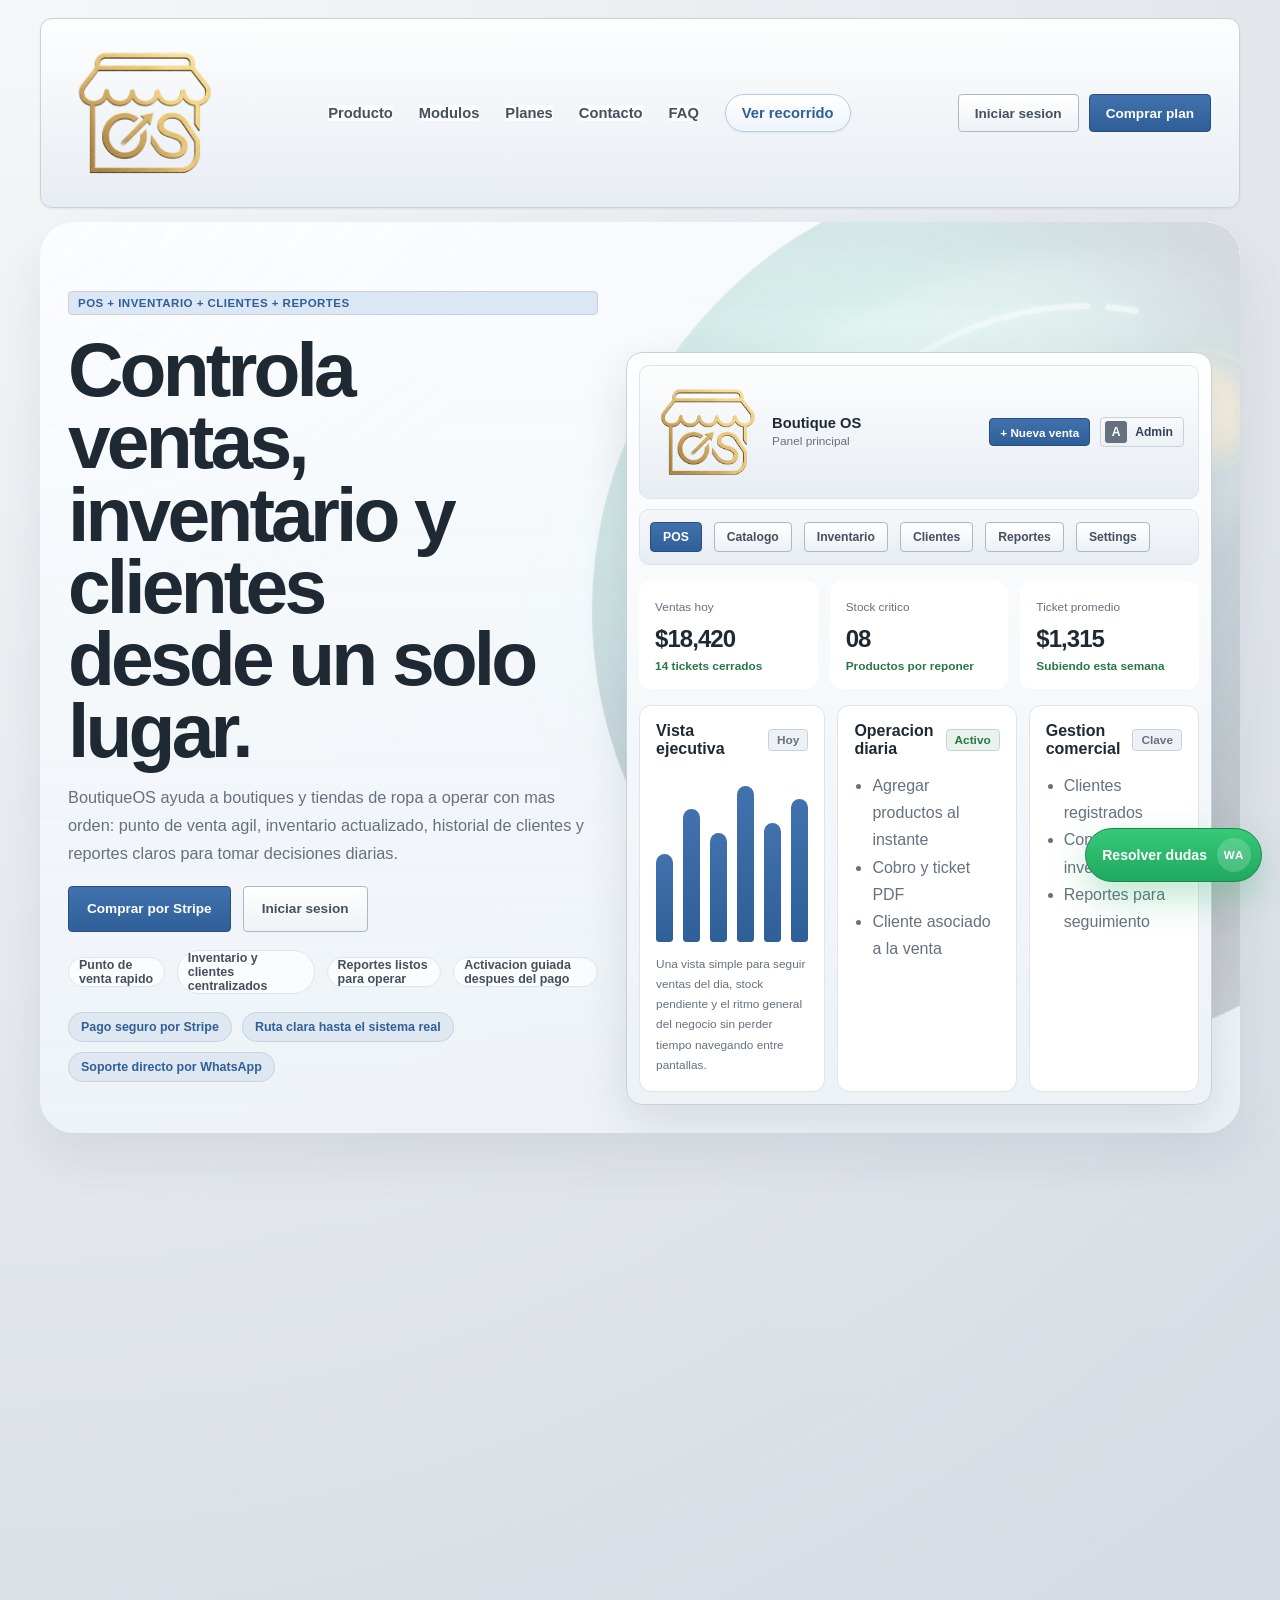
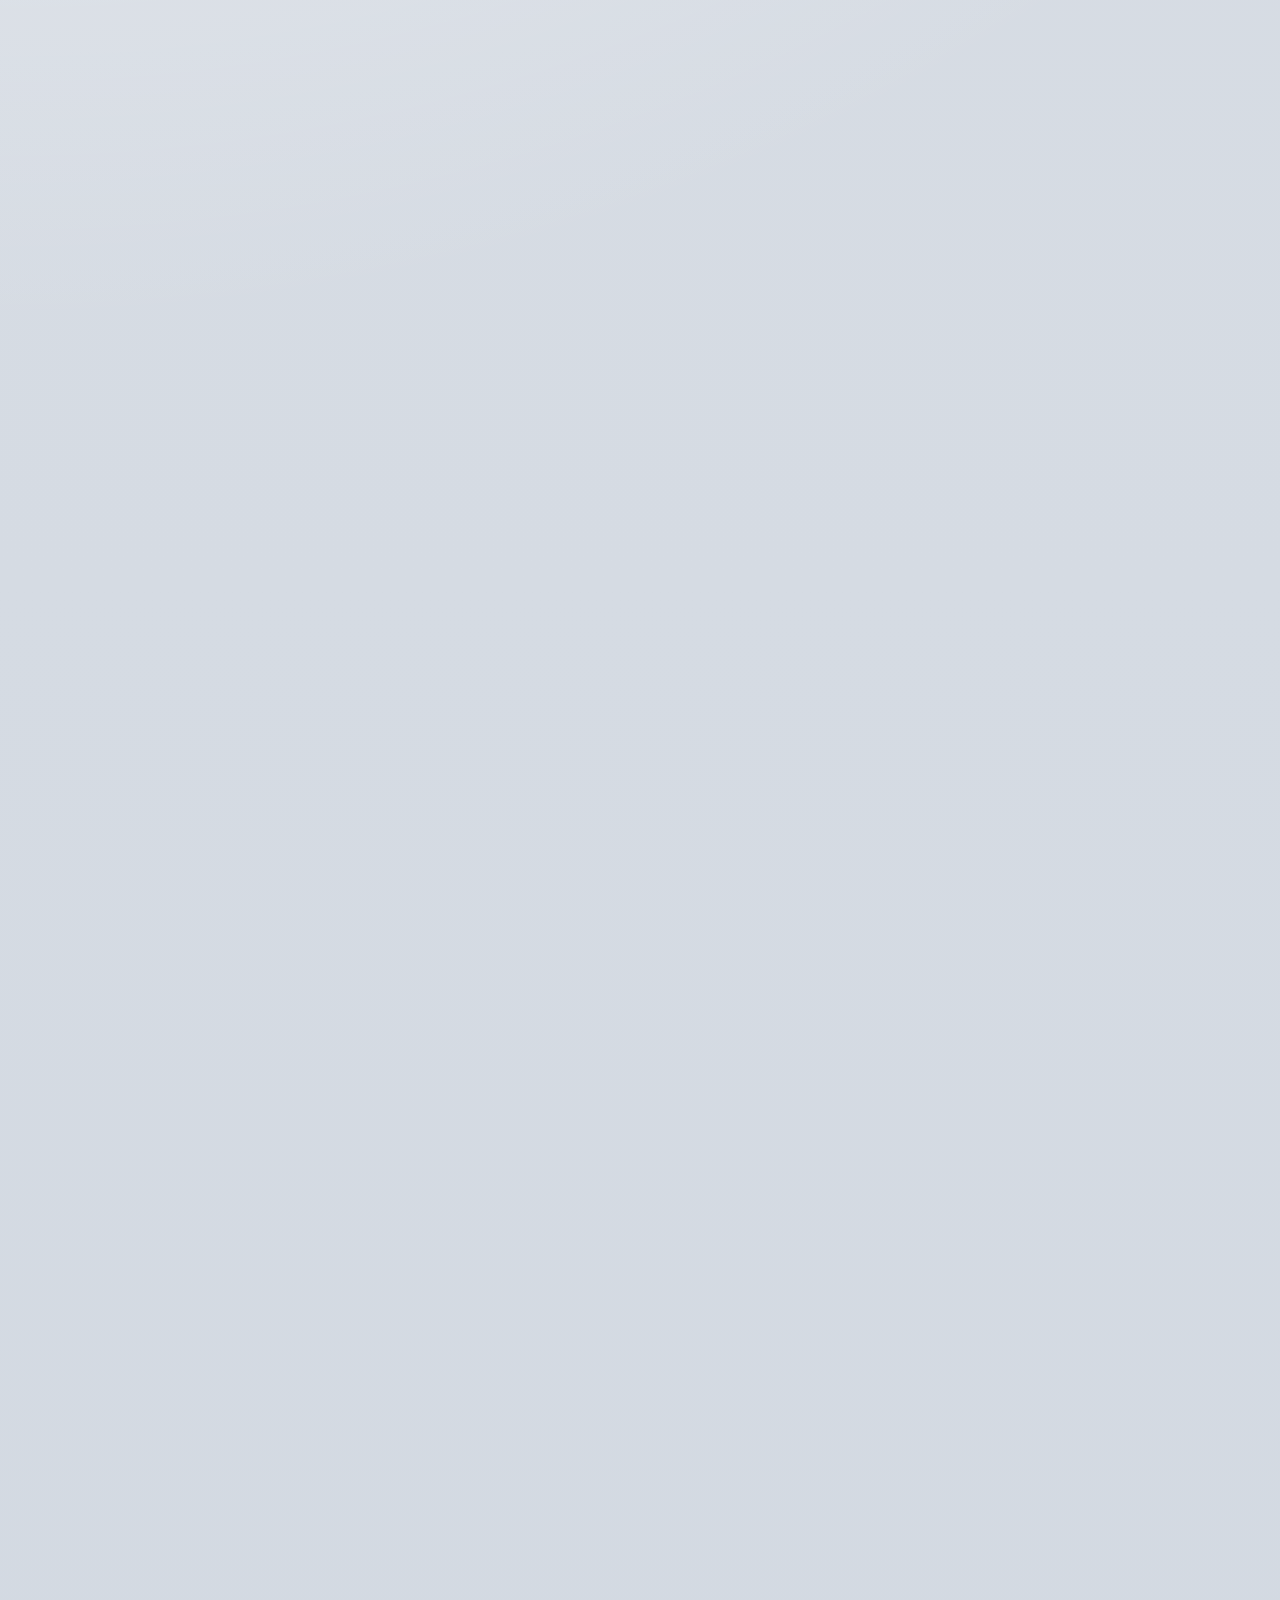
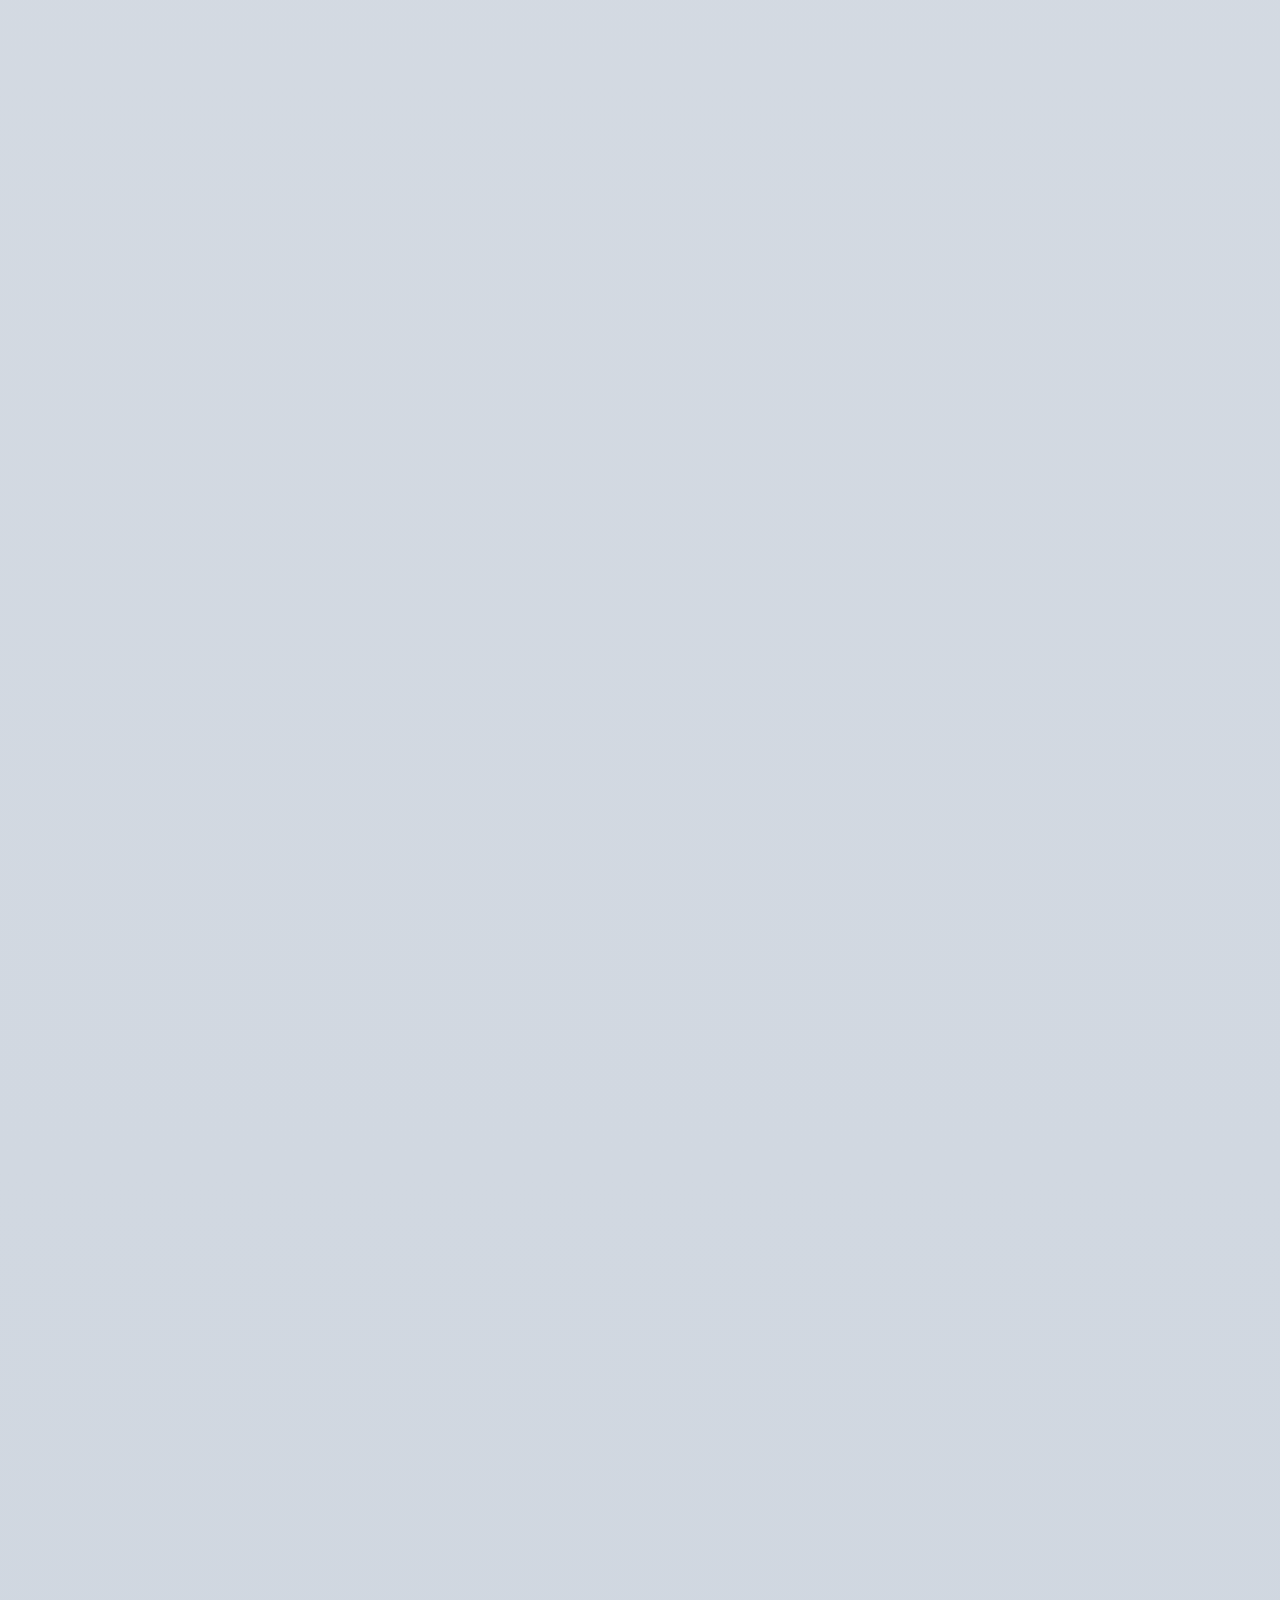
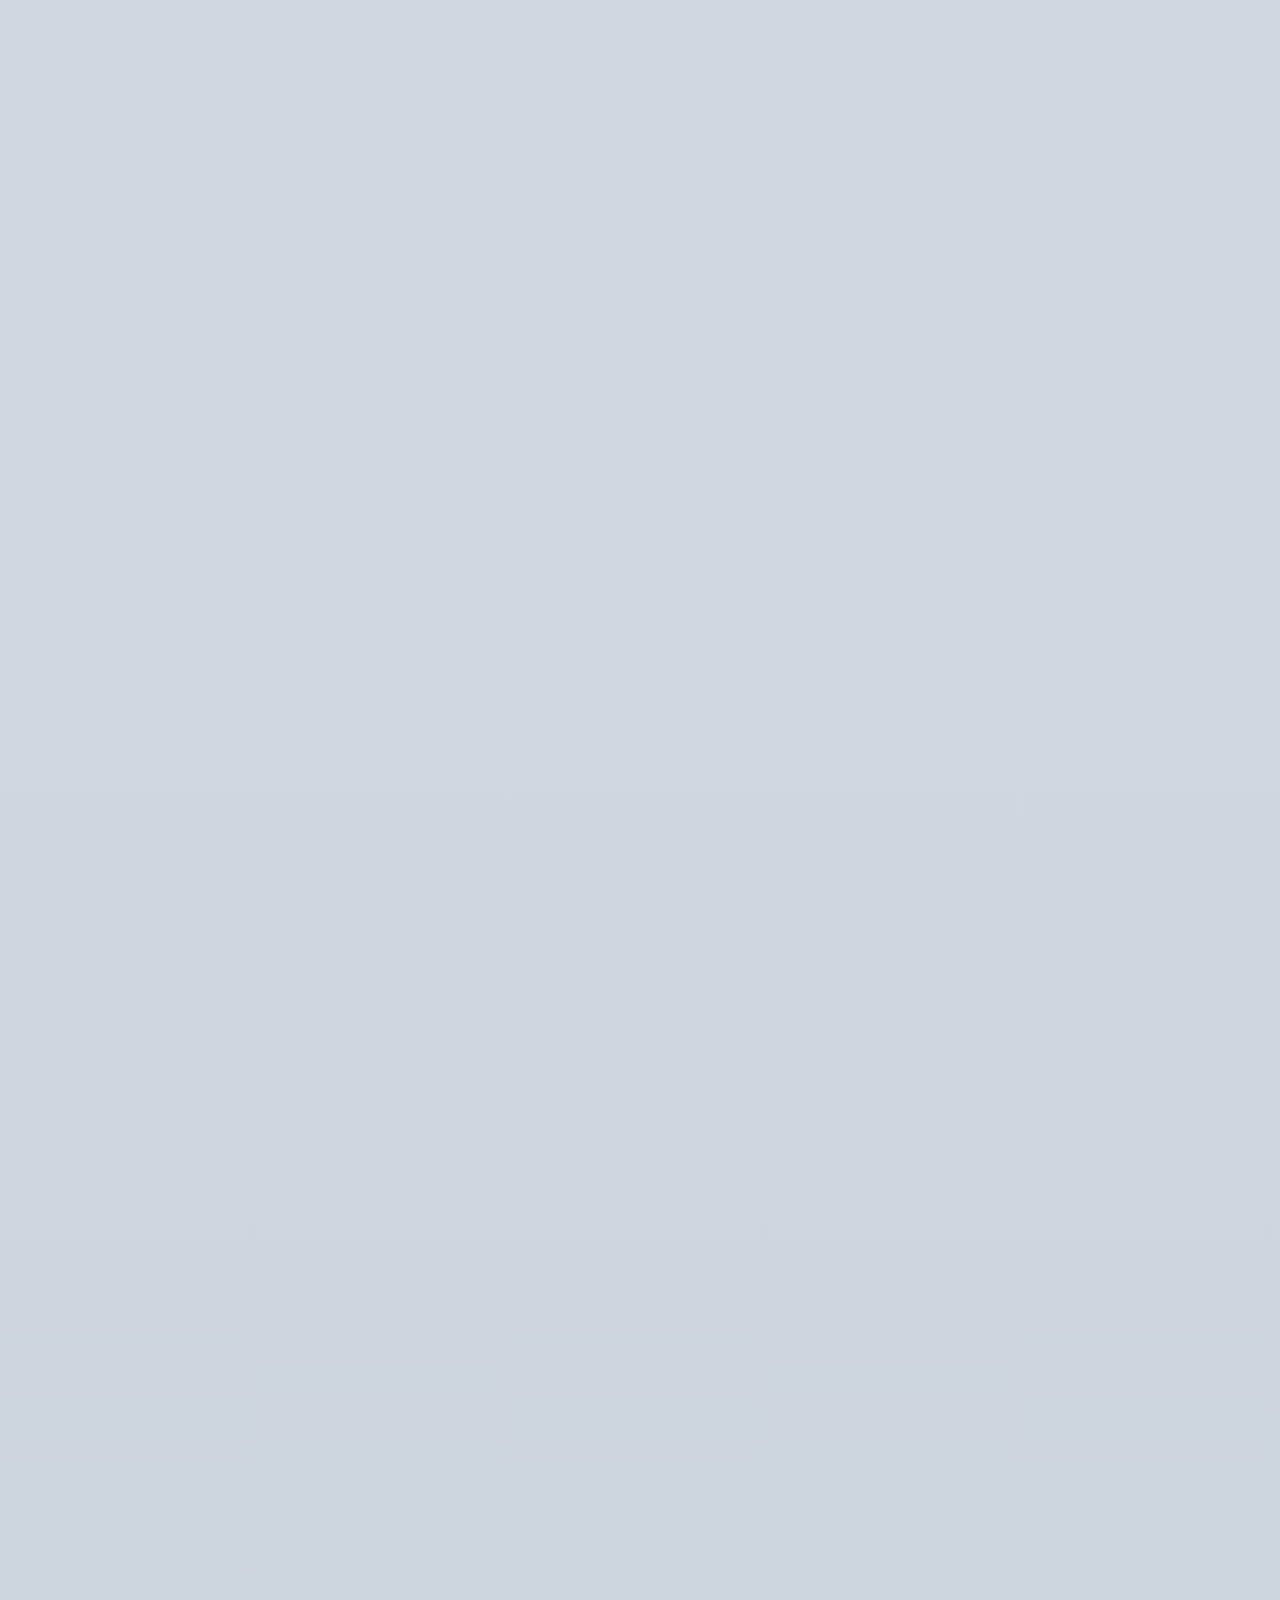
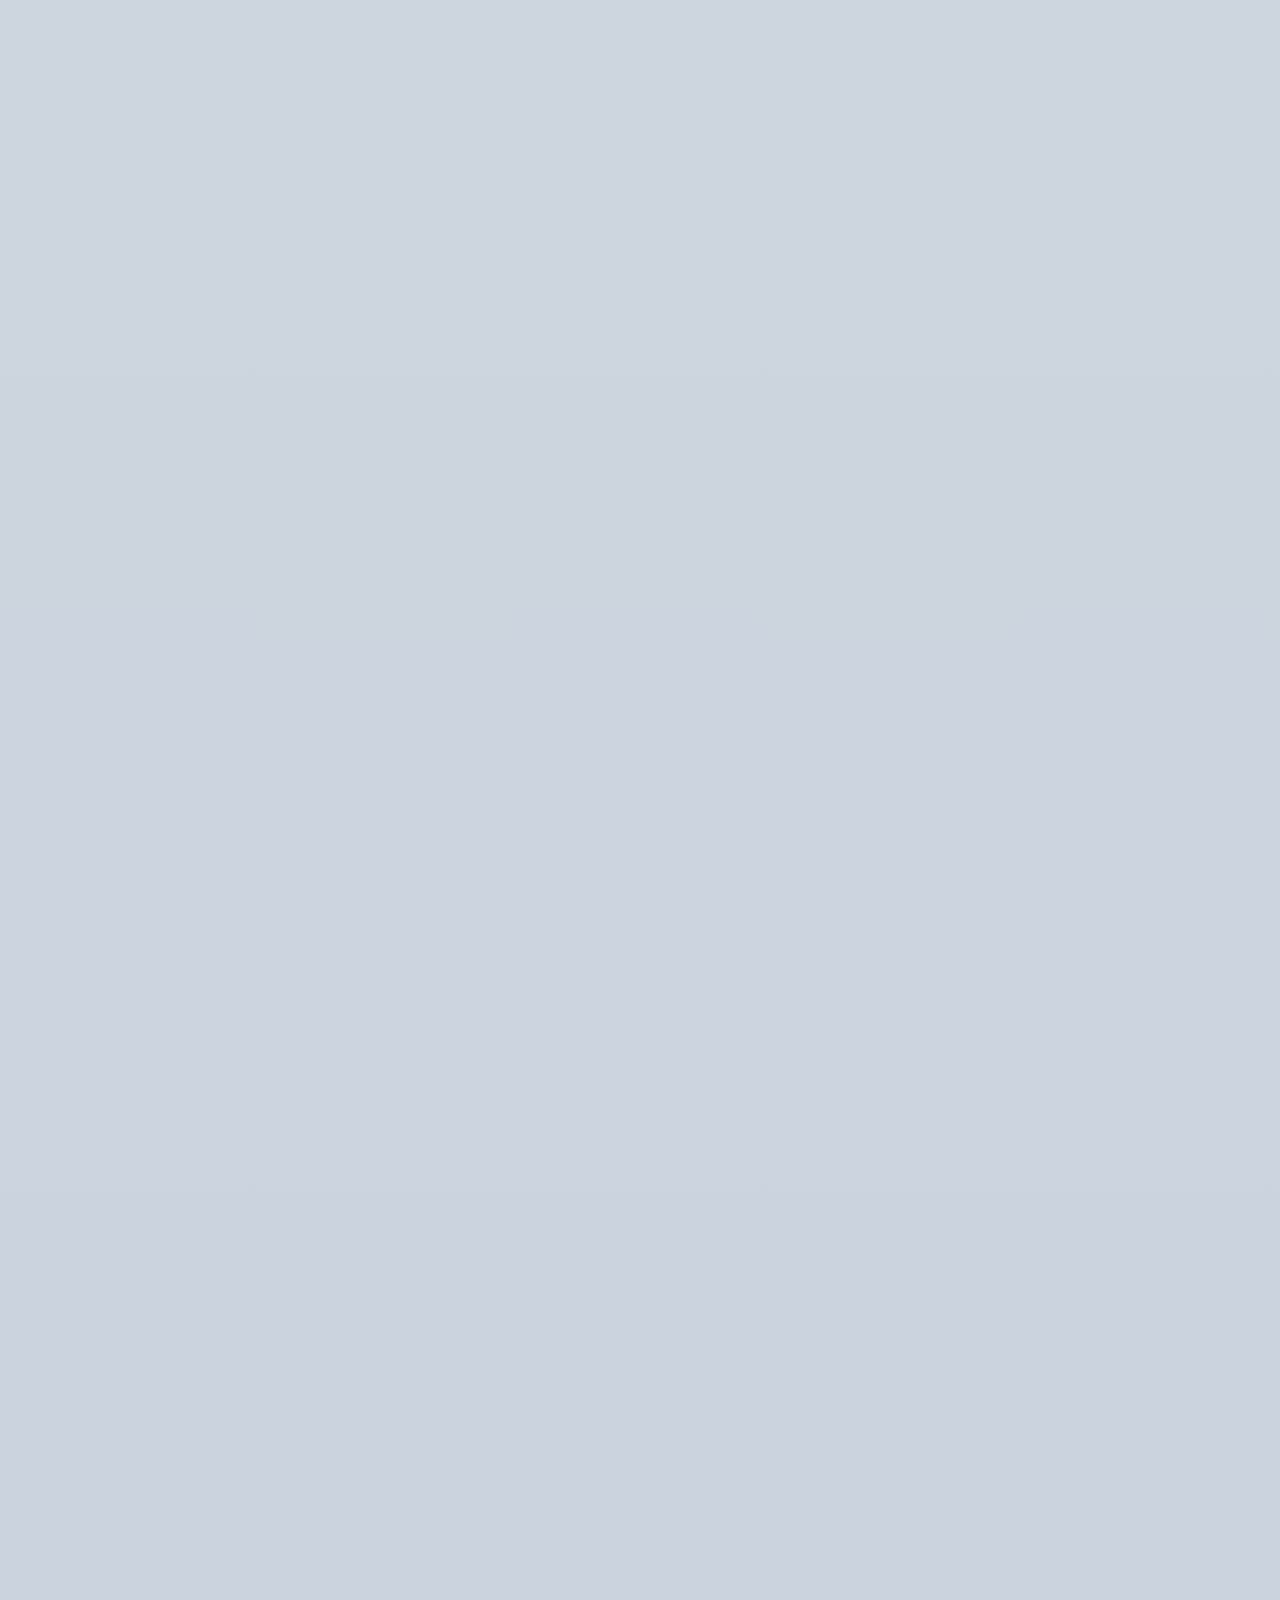
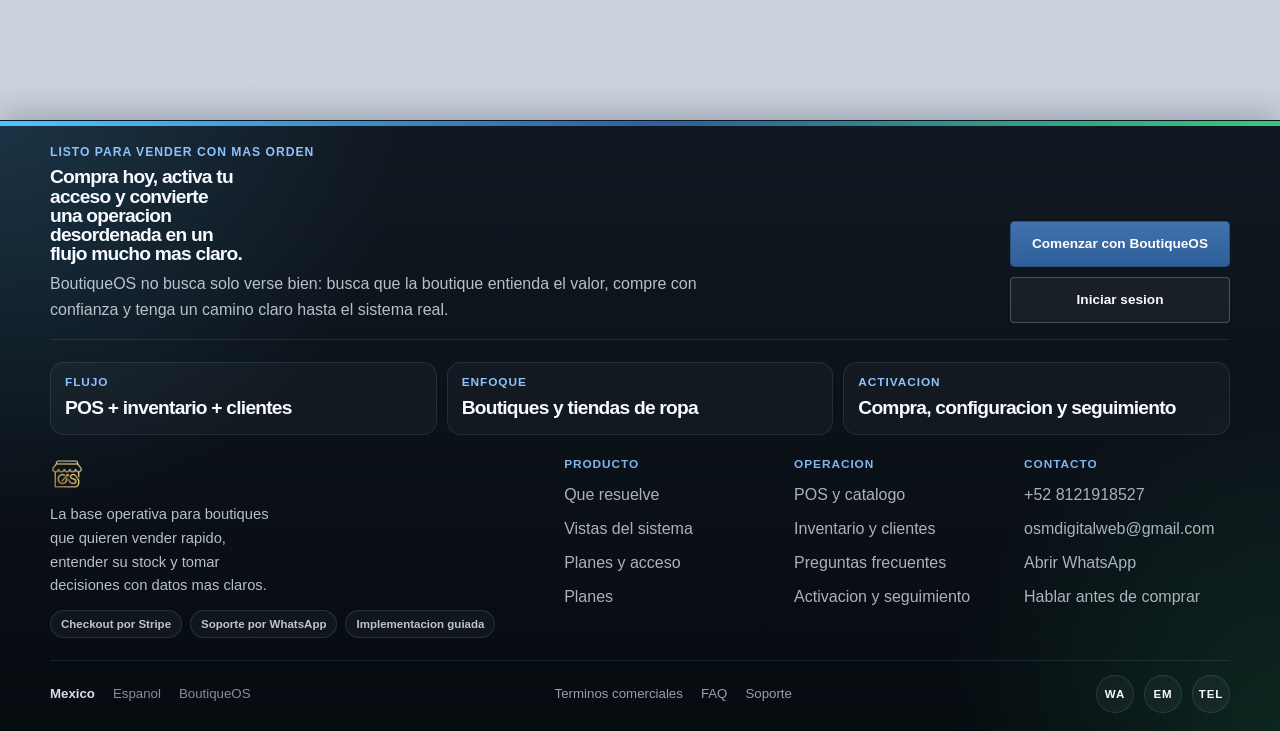
<file: index.html>
<!doctype html>
<html lang="es">
  <head>
    <meta charset="UTF-8" />
    <meta name="viewport" content="width=device-width, initial-scale=1.0" />
    <meta
      http-equiv="Content-Security-Policy"
      content="default-src 'self'; script-src 'self'; style-src 'self' https://fonts.googleapis.com; font-src https://fonts.gstatic.com; img-src 'self' data:; object-src 'none'; base-uri 'none'; form-action 'none'; frame-src 'none'; child-src 'none'; worker-src 'none'; manifest-src 'self'; media-src 'self'; connect-src 'none'; frame-ancestors 'none'; upgrade-insecure-requests; block-all-mixed-content"
    />
    <meta name="referrer" content="strict-origin-when-cross-origin" />
    <title>BoutiqueOS | El sistema para boutiques que quieren orden real</title>
    <meta
      name="description"
      content="BoutiqueOS centraliza ventas, inventario, clientes y reportes en una experiencia clara, elegante y lista para crecer."
    />
    <link rel="preconnect" href="https://fonts.googleapis.com" />
    <link rel="preconnect" href="https://fonts.gstatic.com" crossorigin />
    <link
      href="https://fonts.googleapis.com/css2?family=Instrument+Sans:wght@400;500;600;700;800&display=swap"
      rel="stylesheet"
    />
    <link rel="stylesheet" href="./assets/css/styles.css" />
  </head>
  <body>
    <div class="page-shell">
      <header class="site-header">
        <a class="brand" href="#inicio" aria-label="Ir al inicio de BoutiqueOS">
          <img src="./assets/img/logo.png" alt="BoutiqueOS" class="brand-logo" />
        </a>
        <nav class="site-nav">
          <a href="#producto">Producto</a>
          <a href="#modulos">Modulos</a>
          <a href="#planes">Planes</a>
          <a href="#contacto">Contacto</a>
          <a href="#faq">FAQ</a>
          <a
            class="nav-cta"
            href="./recorrido.html?utm_source=landing&utm_medium=cta&utm_campaign=boutiqueos_landing&utm_content=header_ver_recorrido"
          >
            Ver recorrido
          </a>
        </nav>
        <div class="header-actions">
          <a class="btn btn-outline" href="./planes.html#planes">Iniciar sesion</a>
          <a class="btn btn-primary" href="#planes">Comprar plan</a>
        </div>
      </header>

      <main id="inicio">
        <section class="hero reveal-on-load">
          <div class="commerce-scene hero-scene" aria-hidden="true">
            <div class="scene-stars">
              <span></span>
              <span></span>
              <span></span>
              <span></span>
              <span></span>
              <span></span>
            </div>

            <div class="scene-glow"></div>

            <div class="scene-globe">
              <div class="globe-core"></div>
              <div class="globe-lights">
                <span class="light-cluster north-america"></span>
                <span class="light-cluster europe"></span>
                <span class="light-cluster latam"></span>
              </div>
              <svg class="globe-routes" viewBox="0 0 580 580" fill="none" xmlns="http://www.w3.org/2000/svg">
                <path class="route route-a" d="M126 246C188 166 277 150 356 194C418 229 441 278 452 339" />
                <path class="route route-b" d="M130 270C198 301 266 291 329 243C387 199 423 152 445 114" />
                <path class="route route-c" d="M111 318C165 357 235 376 309 354C369 337 420 292 454 225" />
                <path class="route route-d" d="M137 220C150 172 190 132 249 112C334 84 417 105 470 171" />
              </svg>
            </div>
          </div>

          <div class="hero-copy">
            <span class="pill pill-blue">POS + inventario + clientes + reportes</span>
            <h1>Controla ventas, inventario y clientes desde un solo lugar.</h1>
            <p class="hero-text">
              BoutiqueOS ayuda a boutiques y tiendas de ropa a operar con mas orden: punto de
              venta agil, inventario actualizado, historial de clientes y reportes claros para
              tomar decisiones diarias.
            </p>
            <div class="hero-actions">
              <a class="btn btn-primary btn-lg" href="#planes">
                Comprar por Stripe
              </a>
              <a class="btn btn-outline btn-lg" href="./planes.html#planes">Iniciar sesion</a>
            </div>
            <div class="hero-notes">
              <span class="note-chip">Punto de venta rapido</span>
              <span class="note-chip">Inventario y clientes centralizados</span>
              <span class="note-chip">Reportes listos para operar</span>
              <span class="note-chip">Activacion guiada despues del pago</span>
            </div>
            <div class="hero-proofline">
              <span>Pago seguro por Stripe</span>
              <span>Ruta clara hasta el sistema real</span>
              <span>Soporte directo por WhatsApp</span>
            </div>
          </div>

          <div class="hero-preview">
            <div class="app-preview preview-device">
              <div class="preview-topbar">
                <div class="preview-brand">
                  <img src="./assets/img/logo.png" alt="" />
                  <div>
                    <strong>Boutique OS</strong>
                    <span>Panel principal</span>
                  </div>
                </div>
                <div class="preview-user">
                  <button class="mini-btn">+ Nueva venta</button>
                  <span class="user-badge"><b>A</b> Admin</span>
                </div>
              </div>

              <div class="preview-modules">
                <span class="module-pill active">POS</span>
                <span class="module-pill">Catalogo</span>
                <span class="module-pill">Inventario</span>
                <span class="module-pill">Clientes</span>
                <span class="module-pill">Reportes</span>
                <span class="module-pill">Settings</span>
              </div>

              <div class="preview-metrics">
                <article class="metric-card">
                  <span>Ventas hoy</span>
                  <strong>$18,420</strong>
                  <small>14 tickets cerrados</small>
                </article>
                <article class="metric-card">
                  <span>Stock critico</span>
                  <strong>08</strong>
                  <small>Productos por reponer</small>
                </article>
                <article class="metric-card">
                  <span>Ticket promedio</span>
                  <strong>$1,315</strong>
                  <small>Subiendo esta semana</small>
                </article>
              </div>

              <div class="preview-content">
                <article class="preview-panel preview-panel-large">
                  <div class="panel-head">
                    <span>Vista ejecutiva</span>
                    <span class="panel-tag">Hoy</span>
                  </div>
                  <div class="chart-bars" aria-hidden="true">
                    <span class="chart-bar chart-bar-1"></span>
                    <span class="chart-bar chart-bar-2"></span>
                    <span class="chart-bar chart-bar-3"></span>
                    <span class="chart-bar chart-bar-4"></span>
                    <span class="chart-bar chart-bar-5"></span>
                    <span class="chart-bar chart-bar-6"></span>
                  </div>
                  <p>
                    Una vista simple para seguir ventas del dia, stock pendiente y el ritmo
                    general del negocio sin perder tiempo navegando entre pantallas.
                  </p>
                </article>

                <article class="preview-panel">
                  <div class="panel-head">
                    <span>Operacion diaria</span>
                    <span class="panel-tag ok">Activo</span>
                  </div>
                  <ul class="mini-list">
                    <li>Agregar productos al instante</li>
                    <li>Cobro y ticket PDF</li>
                    <li>Cliente asociado a la venta</li>
                  </ul>
                </article>

                <article class="preview-panel">
                  <div class="panel-head">
                    <span>Gestion comercial</span>
                    <span class="panel-tag">Clave</span>
                  </div>
                  <ul class="mini-list">
                    <li>Clientes registrados</li>
                    <li>Control de inventario</li>
                    <li>Reportes para seguimiento</li>
                  </ul>
                </article>
              </div>
            </div>
          </div>
        </section>

        <section class="trust-strip">
          <article class="trust-card">
            <span class="trust-label">Ventas mas fluidas</span>
            <strong>Cobra, registra y sigue cada ticket desde el mismo flujo.</strong>
          </article>
          <article class="trust-card">
            <span class="trust-label">Stock mas claro</span>
            <strong>Detecta existencias y productos criticos antes de vender a ciegas.</strong>
          </article>
          <article class="trust-card">
            <span class="trust-label">Operacion centralizada</span>
            <strong>Productos, clientes y reportes conectados en una sola base.</strong>
          </article>
        </section>

        <section class="roi-section">
          <div class="section-copy compact">
            <span class="pill">Valor real</span>
            <h2>No se vende por “verse bonito”, se vende por ordenar la operacion.</h2>
            <p>
              La promesa comercial correcta no es tecnologia por tecnologia. Es vender con menos
              friccion, entender mejor la tienda y tomar decisiones con mas claridad.
            </p>
          </div>

          <div class="roi-grid">
            <article class="roi-card">
              <span class="card-kicker">Menos desorden</span>
              <h3>Menos apuntes sueltos y menos doble trabajo.</h3>
              <p>Ventas, clientes e inventario quedan conectados en el mismo flujo diario.</p>
            </article>
            <article class="roi-card">
              <span class="card-kicker">Mas visibilidad</span>
              <h3>Sabes mejor que paso hoy sin perder tiempo.</h3>
              <p>El sistema deja mas claro el cierre del dia, productos criticos y ritmo de venta.</p>
            </article>
            <article class="roi-card">
              <span class="card-kicker">Mejor decision</span>
              <h3>Menos intuicion ciega, mas control operativo.</h3>
              <p>Los reportes aterrizan mejor lo que conviene reponer, mover o seguir vendiendo.</p>
            </article>
          </div>
        </section>

        <section class="product-section" id="producto">
          <div class="section-copy">
            <span class="pill">Producto</span>
            <h2>Una plataforma pensada para boutiques que necesitan orden operativo.</h2>
            <p>
              BoutiqueOS concentra los procesos que mas se usan en tienda: registrar ventas,
              consultar existencias, revisar clientes y entender el estado del negocio con datos
              claros.
            </p>
          </div>

          <div class="system-grid">
            <article class="system-card">
              <span class="card-kicker">Visual</span>
              <h3>Interfaz clara</h3>
              <p>Un panel limpio y facil de leer para vender, consultar y revisar informacion sin friccion.</p>
            </article>
            <article class="system-card">
              <span class="card-kicker">Operacion</span>
              <h3>Todo en un mismo flujo</h3>
              <p>Ventas, catalogo, inventario, clientes y reportes conectados en una sola experiencia.</p>
            </article>
            <article class="system-card">
              <span class="card-kicker">Crecimiento</span>
              <h3>Base para escalar</h3>
              <p>Ideal para negocios que hoy necesitan control diario y despues quieren crecer con mas estructura.</p>
            </article>
          </div>
        </section>

        <section class="captures-section" id="modulos">
          <div class="captures-topbar">
            <div class="section-copy">
              <span class="pill pill-blue">Vistas</span>
              <h2>Vistas del producto para entender el flujo de una boutique.</h2>
              <p>
                El visitante puede revisar las muestras desde un carrusel rapido, sin tener que
                bajar por toda la pagina para entender el sistema.
              </p>
            </div>
            <div class="carousel-controls" aria-label="Controles del carrusel de vistas">
              <button class="carousel-button" type="button" data-carousel-prev aria-label="Ver captura anterior">
                &#8592;
              </button>
              <button class="carousel-button" type="button" data-carousel-next aria-label="Ver siguiente captura">
                &#8594;
              </button>
            </div>
          </div>

          <div class="captures-carousel" data-captures-carousel>
            <article class="capture-card">
              <div class="capture-head">
                <span>Vista general</span>
                <span class="capture-badge">Recorrido comercial</span>
              </div>
              <img class="capture-image" src="./assets/img/screens/system-dashboard.png" alt="Vista general del panel de BoutiqueOS" />
            </article>

            <article class="capture-card">
              <div class="capture-head">
                <span>Punto de venta</span>
                <span class="capture-badge">Vista de producto</span>
              </div>
              <img class="capture-image" src="./assets/img/screens/system-pos.png" alt="Vista del punto de venta de BoutiqueOS" />
            </article>

            <article class="capture-card">
              <div class="capture-head">
                <span>Reportes</span>
                <span class="capture-badge">Vista de producto</span>
              </div>
              <img class="capture-image" src="./assets/img/screens/system-reports.png" alt="Vista de reportes de BoutiqueOS" />
            </article>
          </div>
        </section>

        <section class="workflow-section">
          <div class="section-copy compact">
            <span class="pill pill-blue">Como funciona</span>
            <h2>Un flujo corto para vender con menos friccion.</h2>
            <p>
              La idea no es meter mas pasos, sino quitar desorden en la operacion diaria de la
              boutique.
            </p>
          </div>

          <div class="workflow-grid">
            <article class="workflow-card">
              <span class="workflow-step">01</span>
              <h3>Carga tu catalogo</h3>
              <p>Registra prendas, precios y stock inicial para tener base real desde el primer dia.</p>
            </article>
            <article class="workflow-card">
              <span class="workflow-step">02</span>
              <h3>Vende y cobra rapido</h3>
              <p>Usa el POS para agregar productos, asociar cliente y cerrar tickets sin brincar de pantalla.</p>
            </article>
            <article class="workflow-card">
              <span class="workflow-step">03</span>
              <h3>Revisa que paso hoy</h3>
              <p>Consulta reportes y movimientos para decidir reposicion, seguimiento y siguientes ventas.</p>
            </article>
          </div>
        </section>

        <section class="pricing" id="planes">
          <div class="section-copy compact">
            <span class="pill">Planes</span>
            <h2>Compra el plan base hoy y cobraremos por Stripe.</h2>
            <p>
              El objetivo no es solo venderte un sistema: es dejarte operando con orden, acceso
              claro y acompanamiento desde el arranque.
            </p>
          </div>
          <div class="pricing-grid">
            <article class="price-card">
              <span class="card-kicker">Base</span>
              <h3>Plan Boutique</h3>
              <div class="price">$499 <span>/ mes</span></div>
              <ul>
                <li>1 sucursal</li>
                <li>Ventas, inventario y clientes</li>
                <li>Reportes y corte diario</li>
                <li>Soporte por WhatsApp</li>
              </ul>
              <!-- En local apunta al backend; en produccion cambia localhost por tu dominio real -->
              <a
                class="btn btn-primary btn-block"
                href="http://localhost:8080/api/checkout/start"
                data-runtime-link="checkout"
                rel="noopener noreferrer"
                referrerpolicy="no-referrer"
              >
                Pagar con Stripe
              </a>
              <p class="price-helper" id="stripe-link-pending">
                Pago seguro por Stripe. Este boton abre el checkout desde el backend.
              </p>
              <div class="plan-reassurance">
                <span>Activacion guiada</span>
                <span>Sin vueltas raras</span>
                <span>Soporte directo</span>
              </div>
            </article>
            <article class="price-card featured">
              <span class="card-kicker">Expansion</span>
              <h3>Plan Crecimiento</h3>
              <div class="price">A medida</div>
              <ul>
                <li>Varias sucursales</li>
                <li>Usuarios y permisos</li>
                <li>Paneles por rol</li>
                <li>Implementacion personalizada</li>
              </ul>
              <a
                class="btn btn-outline btn-block"
                href="https://wa.me/528121918527?text=Hola,%20quiero%20hablar%20del%20plan%20de%20crecimiento%20de%20BoutiqueOS%20para%20varias%20sucursales"
                target="_blank"
                rel="noopener noreferrer"
                referrerpolicy="no-referrer"
              >
                Hablar del roadmap
              </a>
            </article>
          </div>
        </section>

        <section class="commercial-close" id="cierre-comercial">
          <div class="section-copy compact">
            <span class="pill pill-blue">Cierre comercial</span>
            <h2>Compra clara, activacion clara y entrada clara al sistema.</h2>
            <p>
              Aqui se elimina la friccion comercial: el cliente entiende que compra, que recibe,
              cuanto tarda y como entra a operar sin quedarse en el limbo.
            </p>
          </div>

          <div class="commercial-grid">
            <article class="commercial-card">
              <span class="card-kicker">Lo que recibes</span>
              <h3>Acceso listo para vender con mas orden.</h3>
              <ul>
                <li>1 acceso base para tu boutique</li>
                <li>POS, inventario, clientes y reportes</li>
                <li>Configuracion inicial y acompanamiento de arranque</li>
                <li>Soporte directo por WhatsApp</li>
              </ul>
            </article>

            <article class="commercial-card">
              <span class="card-kicker">Despues del pago</span>
              <h3>El flujo sigue una ruta simple y profesional.</h3>
              <ol class="commercial-steps">
                <li>Pagas por Stripe</li>
                <li>Se valida tu compra</li>
                <li>Se activa tu acceso</li>
                <li>Entras al sistema y empiezas a operar</li>
              </ol>
            </article>

            <article class="commercial-card highlighted">
              <span class="card-kicker">Ideal si hoy te pasa esto</span>
              <h3>Tu boutique ya vende, pero la operacion sigue desordenada.</h3>
              <p>
                Si hoy cobras, apuntas, corriges stock a mano o no tienes claro que paso en el dia,
                BoutiqueOS entra justo ahi: menos caos operativo y mas control real.
              </p>
              <a class="btn btn-primary btn-block" href="#contacto">Resolver dudas antes de comprar</a>
            </article>
          </div>
        </section>

        <section class="activation-section">
          <div class="section-copy compact">
            <span class="pill pill-blue">Promesa de arranque</span>
            <h2>La venta no termina en el pago: empieza en la activacion.</h2>
            <p>
              Una parte fuerte del cierre comercial es que el cliente entienda que no compra una
              caja cerrada. Compra una ruta clara para empezar a operar con orden.
            </p>
          </div>

          <div class="activation-grid">
            <article class="activation-card">
              <span class="workflow-step">01</span>
              <h3>Pagas</h3>
              <p>El checkout se hace por Stripe para que el cobro sea claro y profesional.</p>
            </article>
            <article class="activation-card">
              <span class="workflow-step">02</span>
              <h3>Se activa tu acceso</h3>
              <p>Se valida la compra y se prepara la entrada al sistema sin dejar al cliente en espera ciega.</p>
            </article>
            <article class="activation-card">
              <span class="workflow-step">03</span>
              <h3>Empiezas a operar</h3>
              <p>Con acceso listo, soporte y flujo guiado para que el arranque se sienta firme.</p>
            </article>
          </div>
        </section>

        <section class="proof-section">
          <div class="section-copy compact">
            <span class="pill">Confianza</span>
            <h2>Lo que una boutique espera sentir antes de comprar.</h2>
            <p>
              El cierre comercial no vive solo en el precio. Vive en la sensacion de control,
              claridad y acompanamiento que transmite el producto.
            </p>
          </div>

          <div class="proof-grid">
            <article class="proof-card testimonial-card">
              <span class="card-kicker">Testimonio tipo</span>
              <blockquote>
                “Lo que mas nos serviria seria dejar de vender con desorden, tener claro el stock
                y revisar rapido que paso en el dia sin andar brincando entre notas.”
              </blockquote>
              <strong>Perfil ideal</strong>
              <small>Boutique con operacion diaria y necesidad de control real.</small>
            </article>

            <article class="proof-card compare-card">
              <span class="card-kicker">Antes vs despues</span>
              <div class="compare-split">
                <div>
                  <strong>Antes</strong>
                  <ul>
                    <li>Ventas y stock por separado</li>
                    <li>Seguimiento manual</li>
                    <li>Poca claridad al cierre del dia</li>
                  </ul>
                </div>
                <div>
                  <strong>Despues</strong>
                  <ul>
                    <li>Operacion centralizada</li>
                    <li>Cliente, ticket e inventario conectados</li>
                    <li>Reportes listos para decidir rapido</li>
                  </ul>
                </div>
              </div>
            </article>

            <article class="proof-card objection-card">
              <span class="card-kicker">Objeciones resueltas</span>
              <ul class="objection-list">
                <li><strong>“¿Y si no le entiendo?”</strong> El flujo de entrada y activacion esta pensado para llegar con claridad.</li>
                <li><strong>“¿Y si me quedo sola despues de pagar?”</strong> El plan ya contempla seguimiento por WhatsApp.</li>
                <li><strong>“¿Y si mi boutique crece?”</strong> Ya existe ruta para escalar a varias sucursales.</li>
              </ul>
            </article>
          </div>
        </section>

        <section class="faq" id="faq">
          <div class="section-copy compact">
            <span class="pill">FAQ</span>
            <h2>Preguntas frecuentes sobre BoutiqueOS.</h2>
          </div>
          <div class="faq-list">
            <details open>
              <summary>¿Como se realiza el pago?</summary>
              <p>El plan base se paga por Stripe con un enlace de cobro seguro. Despues del pago se agenda activacion y acceso.</p>
            </details>
            <details>
              <summary>¿Para que tipo de negocio esta pensado?</summary>
              <p>Esta orientado a boutiques y tiendas de ropa que necesitan vender rapido, controlar stock y tener mejor seguimiento de clientes.</p>
            </details>
            <details>
              <summary>¿Que pasa despues del pago?</summary>
              <p>Se confirma la compra, se configura tu acceso y se da seguimiento para dejar lista la operacion inicial.</p>
            </details>
            <details>
              <summary>¿Que beneficios resuelve en el dia a dia?</summary>
              <p>Reduce el desorden operativo, centraliza informacion clave y facilita revisar ventas, existencias y movimiento comercial desde un solo panel.</p>
            </details>
            <details>
              <summary>¿Por que no simplemente seguir con notas o Excel?</summary>
              <p>Porque cuando la boutique crece, los errores operativos cuestan mas: stock mal actualizado, ventas poco claras y seguimiento flojo de clientes. Aqui todo vive mas conectado.</p>
            </details>
            <details>
              <summary>¿Como se si este plan me conviene hoy?</summary>
              <p>Si ya vendes y el problema no es conseguir mas trabajo sino ordenar mejor la operacion diaria, este es justo el tipo de punto donde BoutiqueOS hace sentido.</p>
            </details>
          </div>
        </section>

        <section class="contact-section" id="contacto">
          <div class="contact-card">
            <div class="contact-copy">
              <span class="pill pill-blue">Contacto</span>
              <h2>Habla directo si quieres resolver dudas antes de comprar.</h2>
              <p>
                Si quieres validar detalles, tiempos de activacion o el plan para varias sucursales,
                escribe por WhatsApp y lo revisamos directo.
              </p>
              <div class="contact-cta">
                <a
                  class="btn btn-whatsapp btn-lg"
                  href="https://wa.me/528121918527?text=Hola,%20quiero%20resolver%20dudas%20antes%20de%20comprar%20BoutiqueOS"
                  target="_blank"
                  rel="noopener noreferrer"
                  referrerpolicy="no-referrer"
                >
                  Resolver dudas por WhatsApp
                </a>
                <p class="contact-helper">Respuesta directa para compra, activacion y seguimiento comercial.</p>
              </div>
            </div>

            <div class="contact-grid">
              <a class="contact-item" href="tel:+528121918527">
                <span class="contact-label">WhatsApp / Telefono</span>
                <strong>+52 8121918527</strong>
                <small>Canal mas rapido para agendar, resolver dudas y dar seguimiento.</small>
              </a>

              <a class="contact-item" href="mailto:osmdigitalweb@gmail.com">
                <span class="contact-label">Correo</span>
                <strong>osmdigitalweb@gmail.com</strong>
                <small>Ideal para cotizaciones, informacion general o seguimiento mas formal.</small>
              </a>
            </div>
          </div>
        </section>
      </main>

    </div>

    <footer class="site-footer">
      <div class="footer-inner">
        <div class="footer-spotlight">
          <div class="footer-spotlight-copy">
            <span class="footer-kicker">Listo para vender con mas orden</span>
            <strong>Compra hoy, activa tu acceso y convierte una operacion desordenada en un flujo mucho mas claro.</strong>
            <p>
              BoutiqueOS no busca solo verse bien: busca que la boutique entienda el valor,
              compre con confianza y tenga un camino claro hasta el sistema real.
            </p>
          </div>

          <div class="footer-spotlight-actions">
            <a class="btn btn-primary btn-lg footer-primary-cta" href="#planes">Comenzar con BoutiqueOS</a>
            <a class="btn btn-outline btn-lg footer-secondary-cta" href="./planes.html#planes">Iniciar sesion</a>
          </div>
        </div>

        <div class="footer-metrics">
          <article class="footer-metric">
            <span>Flujo</span>
            <strong>POS + inventario + clientes</strong>
          </article>
          <article class="footer-metric">
            <span>Enfoque</span>
            <strong>Boutiques y tiendas de ropa</strong>
          </article>
          <article class="footer-metric">
            <span>Activacion</span>
            <strong>Compra, configuracion y seguimiento</strong>
          </article>
        </div>

        <div class="footer-main">
          <div class="footer-brand-column">
            <a class="footer-brand" href="#inicio" aria-label="Ir al inicio de BoutiqueOS">
              <img src="./assets/img/logo.png" alt="BoutiqueOS" class="footer-logo" />
            </a>
            <p class="footer-brand-copy">
              La base operativa para boutiques que quieren vender rapido, entender su stock y
              tomar decisiones con datos mas claros.
            </p>
            <div class="footer-signals">
              <span>Checkout por Stripe</span>
              <span>Soporte por WhatsApp</span>
              <span>Implementacion guiada</span>
            </div>
          </div>

          <div class="footer-columns">
            <div class="footer-column">
              <span class="footer-heading">Producto</span>
              <div class="footer-links">
                <a href="#producto">Que resuelve</a>
                <a href="#modulos">Vistas del sistema</a>
                <a href="./planes.html?utm_source=landing&utm_medium=cta&utm_campaign=boutiqueos_landing&utm_content=footer_planes">Planes y acceso</a>
                <a href="#planes">Planes</a>
              </div>
            </div>

            <div class="footer-column">
              <span class="footer-heading">Operacion</span>
              <div class="footer-links">
                <a href="#modulos">POS y catalogo</a>
                <a href="#modulos">Inventario y clientes</a>
                <a href="#faq">Preguntas frecuentes</a>
                <a href="#contacto">Activacion y seguimiento</a>
              </div>
            </div>

            <div class="footer-column">
              <span class="footer-heading">Contacto</span>
              <div class="footer-links">
                <a href="tel:+528121918527">+52 8121918527</a>
                <a href="mailto:osmdigitalweb@gmail.com">osmdigitalweb@gmail.com</a>
                <a
                  href="https://wa.me/528121918527?text=Hola,%20quiero%20informacion%20de%20BoutiqueOS"
                  target="_blank"
                  rel="noopener noreferrer"
                  referrerpolicy="no-referrer"
                >
                  Abrir WhatsApp
                </a>
                <a href="#contacto">Hablar antes de comprar</a>
              </div>
            </div>
          </div>
        </div>

        <div class="footer-bottom">
          <div class="footer-meta">
            <span>Mexico</span>
            <span>Espanol</span>
            <span>BoutiqueOS</span>
          </div>
          <div class="footer-legal">
            <a href="#planes">Terminos comerciales</a>
            <a href="#faq">FAQ</a>
            <a href="#contacto">Soporte</a>
          </div>
          <div class="footer-social">
            <a
              href="https://wa.me/528121918527?text=Hola,%20quiero%20informacion%20de%20BoutiqueOS"
              target="_blank"
              rel="noopener noreferrer"
              referrerpolicy="no-referrer"
              aria-label="WhatsApp de BoutiqueOS"
            >
              WA
            </a>
            <a href="mailto:osmdigitalweb@gmail.com" aria-label="Correo de BoutiqueOS">EM</a>
            <a href="tel:+528121918527" aria-label="Telefono de BoutiqueOS">TEL</a>
          </div>
        </div>
      </div>
    </footer>

    <a
      class="floating-whatsapp"
      href="https://wa.me/528121918527?text=Hola,%20quiero%20resolver%20dudas%20antes%20de%20comprar%20BoutiqueOS"
      target="_blank"
      rel="noopener noreferrer"
      referrerpolicy="no-referrer"
      aria-label="Abrir WhatsApp para resolver dudas antes de comprar BoutiqueOS"
    >
      <span class="floating-whatsapp-label">Resolver dudas</span>
      <span class="floating-whatsapp-icon" aria-hidden="true">WA</span>
    </a>

    <script src="./assets/js/script.js"></script>
  </body>
</html>
</file>
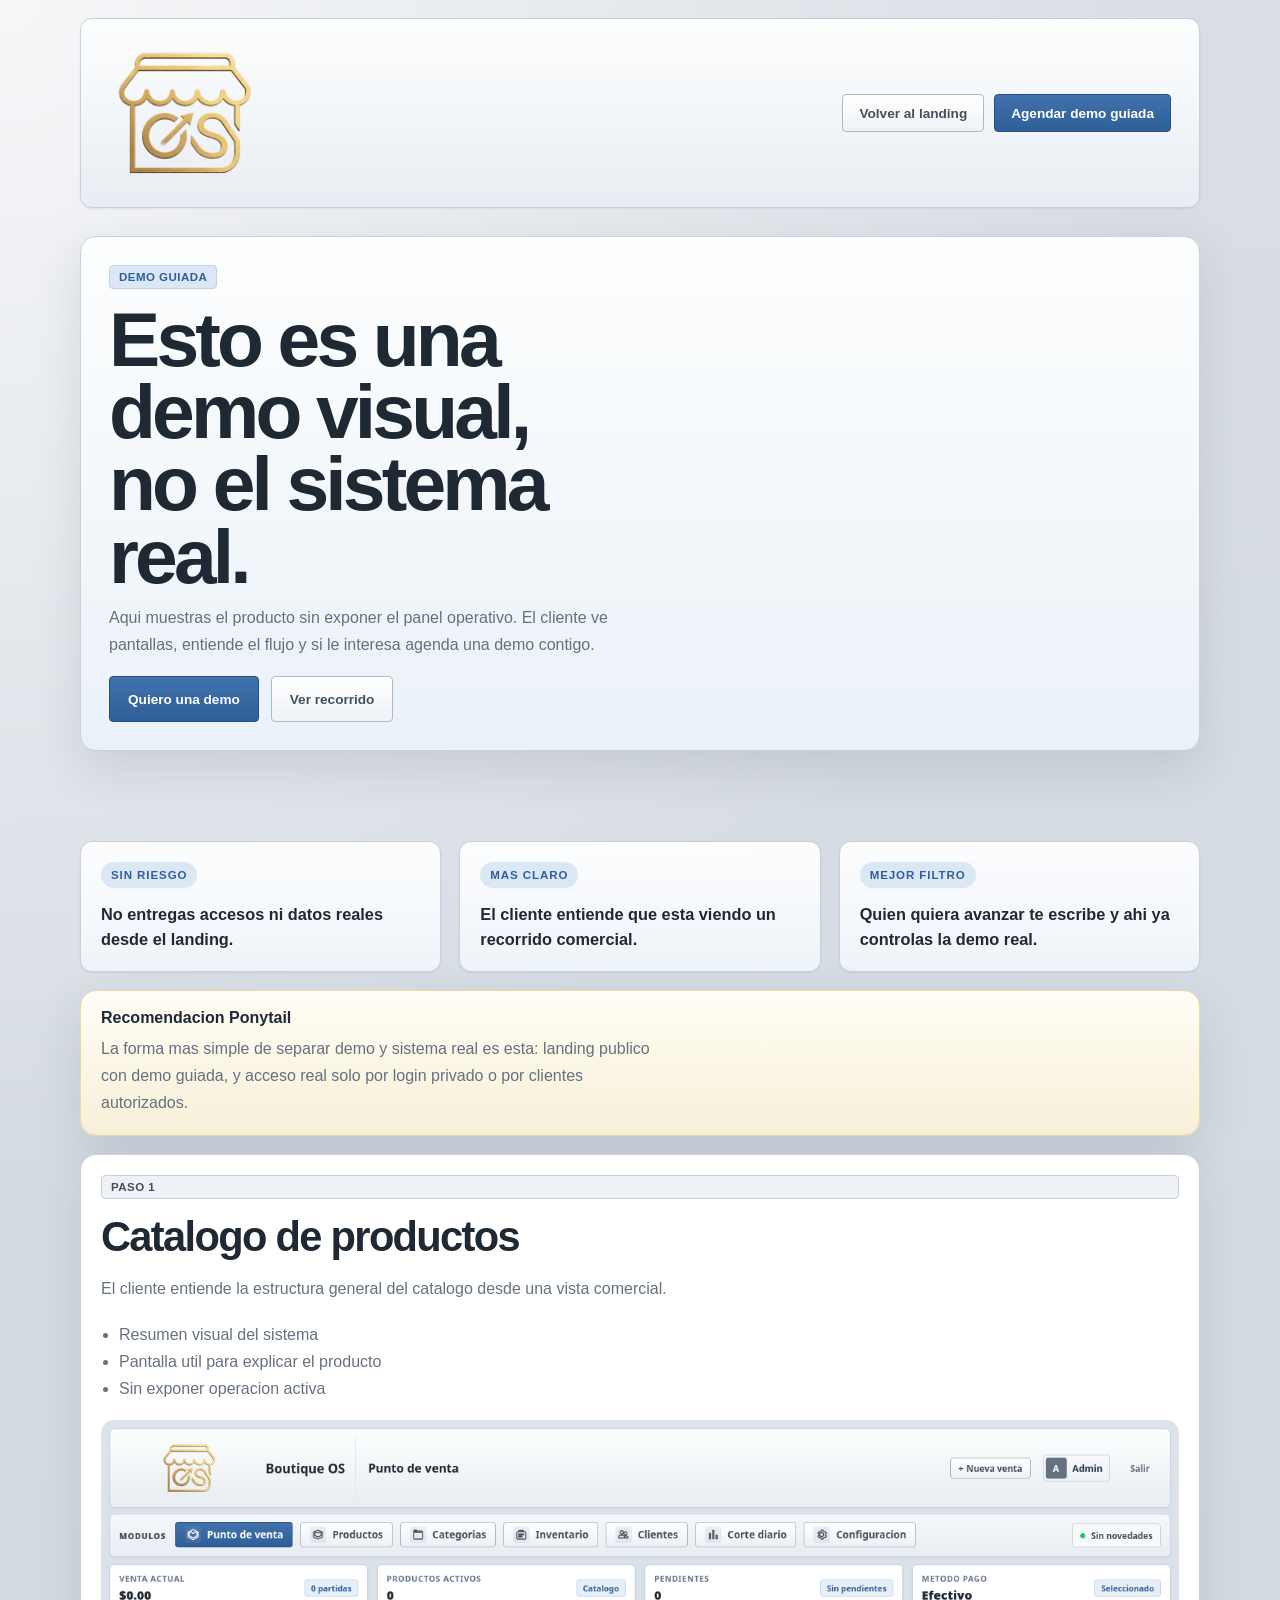
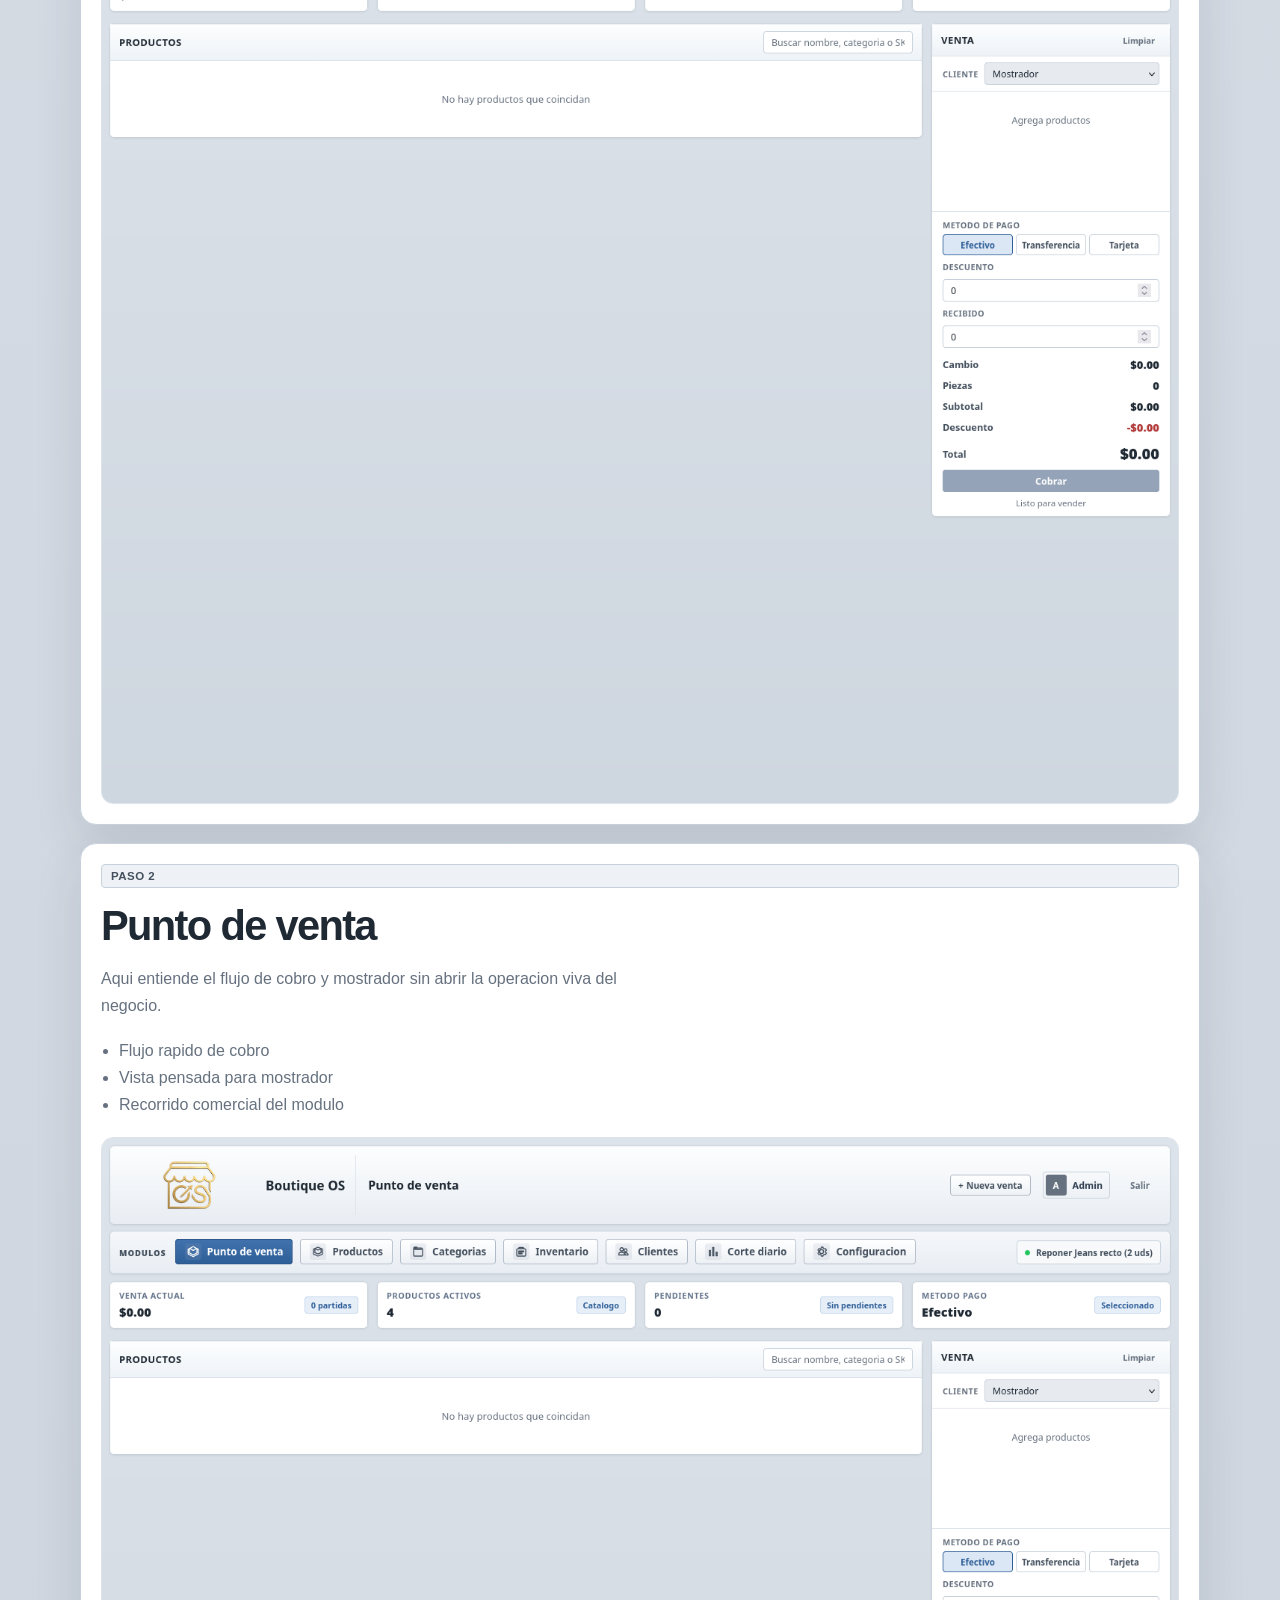
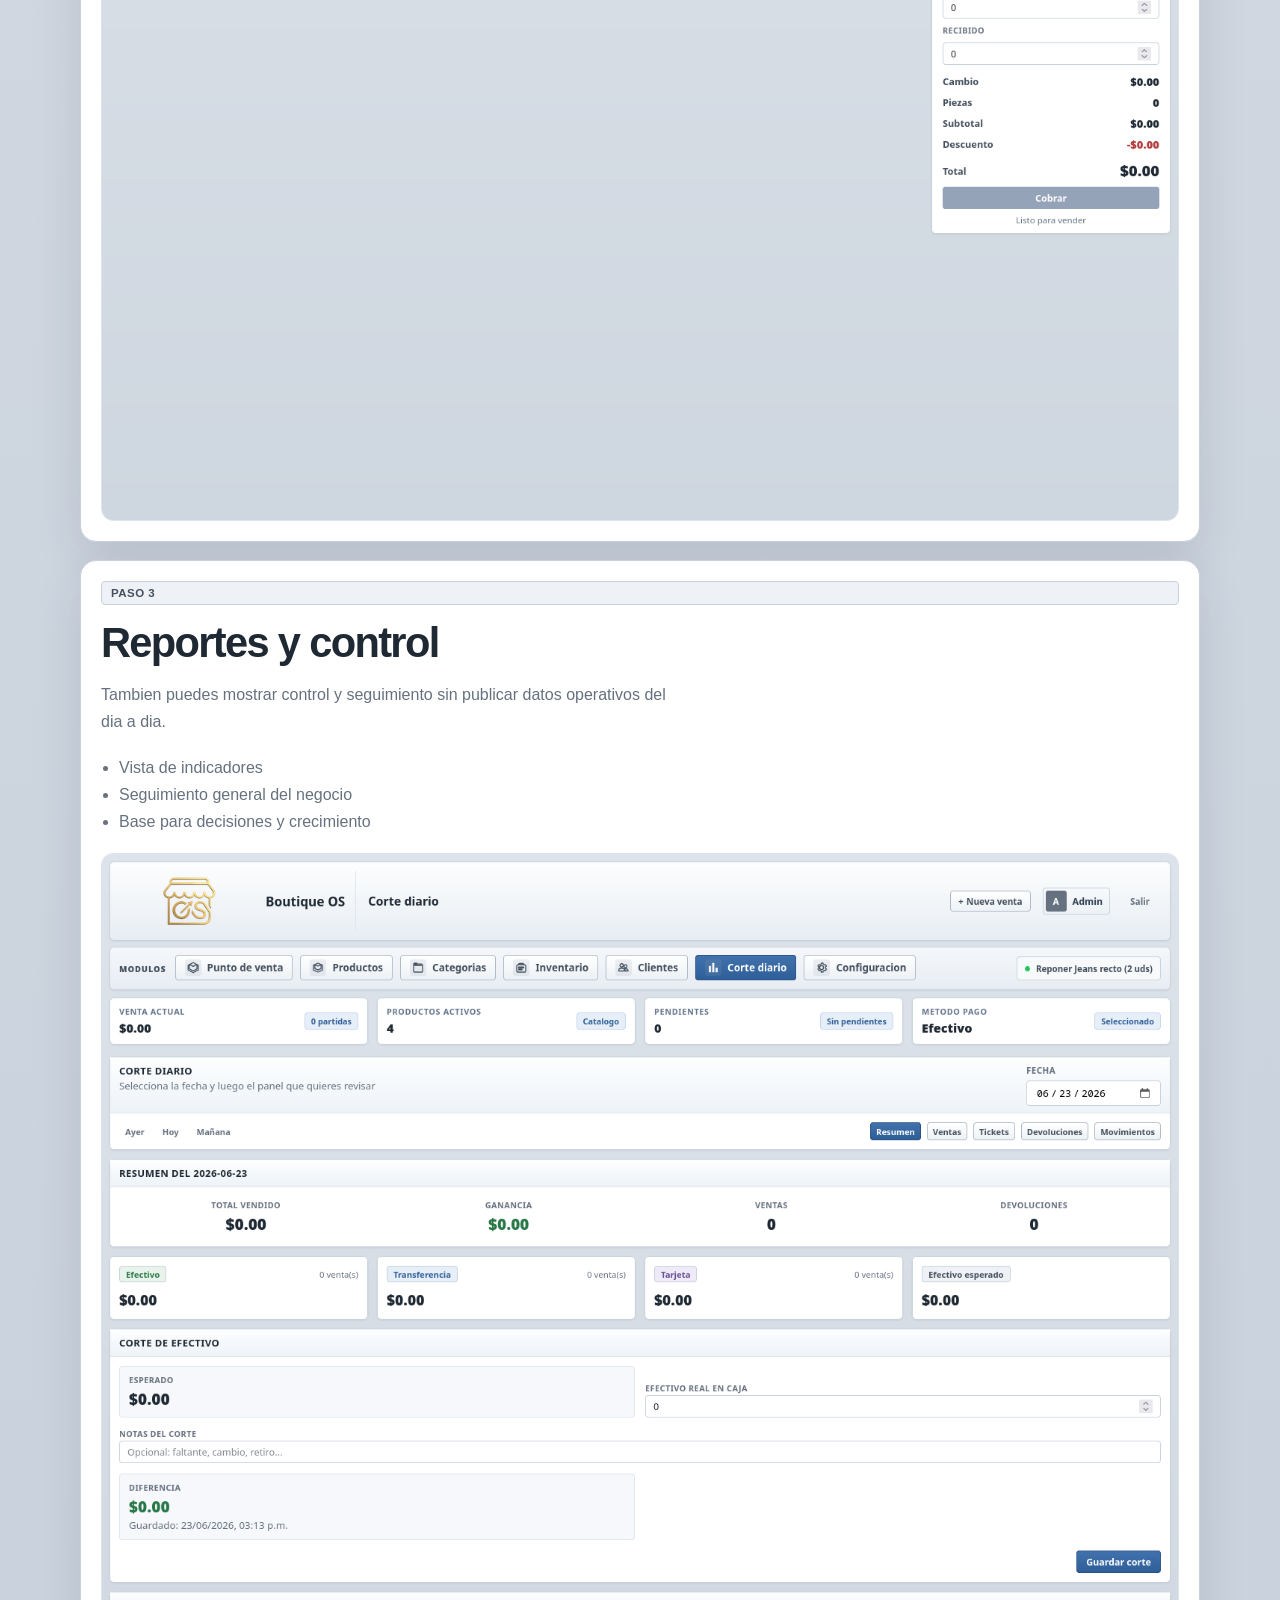
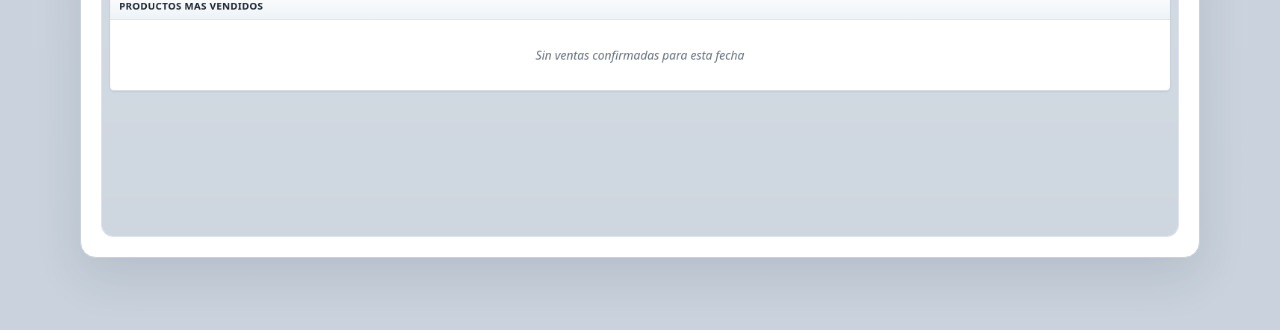
<file: demo.html>
<!doctype html>
<html lang="es">
  <head>
    <meta charset="UTF-8" />
    <meta name="viewport" content="width=device-width, initial-scale=1.0" />
    <meta
      http-equiv="Content-Security-Policy"
      content="default-src 'self'; script-src 'self'; style-src 'self' 'unsafe-inline' https://fonts.googleapis.com; font-src https://fonts.gstatic.com; img-src 'self' data:; object-src 'none'; base-uri 'self'; form-action 'self'; frame-ancestors 'none'; connect-src 'none'; upgrade-insecure-requests; block-all-mixed-content"
    />
    <meta name="referrer" content="strict-origin-when-cross-origin" />
    <title>BoutiqueOS Demo | Recorrido guiado</title>
    <meta
      name="description"
      content="Demo guiada de BoutiqueOS con capturas reales del sistema, sin acceso al panel operativo."
    />
    <link rel="preconnect" href="https://fonts.googleapis.com" />
    <link rel="preconnect" href="https://fonts.gstatic.com" crossorigin />
    <link
      href="https://fonts.googleapis.com/css2?family=Instrument+Sans:wght@400;500;600;700;800&display=swap"
      rel="stylesheet"
    />
    <link rel="stylesheet" href="./assets/css/styles.css" />
    <style>
      .demo-shell {
        width: min(1120px, calc(100% - 32px));
        margin: 0 auto;
        padding: 18px 0 72px;
      }

      .demo-stack,
      .demo-grid,
      .demo-shot-copy,
      .demo-shot {
        display: grid;
        gap: 18px;
      }

      .demo-stack {
        margin-top: 28px;
      }

      .demo-hero,
      .demo-note,
      .demo-shot {
        background: var(--surface);
        border: 1px solid var(--border);
        border-radius: 16px;
        box-shadow: var(--shadow-md);
      }

      .demo-hero {
        padding: 28px;
        background: linear-gradient(180deg, #fdfefe 0%, #eaf1f8 100%);
      }

      .demo-hero h1 {
        max-width: 11ch;
        margin: 14px 0 12px;
        font-size: clamp(2.6rem, 6vw, 4.8rem);
        line-height: 0.94;
        letter-spacing: -0.05em;
      }

      .demo-hero p,
      .demo-shot-copy p,
      .demo-note p {
        max-width: 64ch;
        color: var(--text-tertiary);
        line-height: 1.7;
      }

      .demo-actions {
        display: flex;
        flex-wrap: wrap;
        gap: 12px;
        margin-top: 18px;
      }

      .demo-grid {
        grid-template-columns: repeat(3, minmax(0, 1fr));
      }

      .demo-note {
        padding: 18px 20px;
        background: linear-gradient(180deg, #fffdf5 0%, #f7f0d8 100%);
        border-color: #e8d8a5;
      }

      .demo-note strong {
        display: block;
        margin-bottom: 8px;
      }

      .demo-shot {
        padding: 20px;
      }

      .demo-shot-copy h2 {
        font-size: clamp(1.8rem, 4vw, 2.6rem);
        line-height: 0.98;
        letter-spacing: -0.04em;
      }

      .demo-shot-copy ul {
        margin: 0;
        padding-left: 18px;
        color: var(--text-tertiary);
        line-height: 1.7;
      }

      .demo-shot img {
        width: 100%;
        border-radius: 12px;
        border: 1px solid var(--border-light);
        background: #fff;
      }

      @media (max-width: 900px) {
        .demo-grid {
          grid-template-columns: 1fr;
        }
      }

      @media (max-width: 720px) {
        .demo-shell {
          width: min(100% - 18px, 100%);
          padding-bottom: 38px;
        }

        .demo-hero,
        .demo-shot,
        .demo-note {
          padding: 18px 16px;
        }

        .demo-actions {
          flex-direction: column;
        }
      }
    </style>
  </head>
  <body>
    <div class="demo-shell">
      <header class="site-header">
        <a class="brand" href="./index.html" aria-label="Volver al landing de BoutiqueOS">
          <img src="./assets/img/logo.png" alt="BoutiqueOS" class="brand-logo" />
        </a>
        <div class="header-actions">
          <a class="btn btn-outline" href="./index.html">Volver al landing</a>
          <a
            class="btn btn-primary"
            href="https://wa.me/528121918527?text=Hola,%20quiero%20una%20demo%20guiada%20de%20BoutiqueOS"
            target="_blank"
            rel="noopener noreferrer"
          >
            Agendar demo guiada
          </a>
        </div>
      </header>

      <main class="demo-stack">
        <section class="demo-hero">
          <span class="pill pill-blue">Demo guiada</span>
          <h1>Esto es una demo visual, no el sistema real.</h1>
          <p>
            Aqui muestras el producto sin exponer el panel operativo. El cliente ve pantallas,
            entiende el flujo y si le interesa agenda una demo contigo.
          </p>
          <div class="demo-actions">
            <a
              class="btn btn-primary btn-lg"
              href="https://wa.me/528121918527?text=Hola,%20quiero%20agendar%20una%20demo%20de%20BoutiqueOS"
              target="_blank"
              rel="noopener noreferrer"
            >
              Quiero una demo
            </a>
            <a class="btn btn-outline btn-lg" href="#recorrido">Ver recorrido</a>
          </div>
        </section>

        <section class="demo-grid">
          <article class="trust-card">
            <span class="trust-label">Sin riesgo</span>
            <strong>No entregas accesos ni datos reales desde el landing.</strong>
          </article>
          <article class="trust-card">
            <span class="trust-label">Mas claro</span>
            <strong>El cliente entiende que esta viendo un recorrido comercial.</strong>
          </article>
          <article class="trust-card">
            <span class="trust-label">Mejor filtro</span>
            <strong>Quien quiera avanzar te escribe y ahi ya controlas la demo real.</strong>
          </article>
        </section>

        <section class="demo-note">
          <strong>Recomendacion Ponytail</strong>
          <p>
            La forma mas simple de separar demo y sistema real es esta: landing publico con demo
            guiada, y acceso real solo por login privado o por clientes autorizados.
          </p>
        </section>

        <section class="demo-shot" id="recorrido">
          <div class="demo-shot-copy">
            <span class="pill">Paso 1</span>
            <h2>Catalogo de productos</h2>
            <p>
              El cliente entiende la estructura general del catalogo desde una vista comercial.
            </p>
            <ul>
              <li>Resumen visual del sistema</li>
              <li>Pantalla util para explicar el producto</li>
              <li>Sin exponer operacion activa</li>
            </ul>
          </div>
          <img src="./assets/img/screens/system-dashboard.png" alt="Vista demo del panel general de BoutiqueOS" />
        </section>

        <section class="demo-shot">
          <div class="demo-shot-copy">
            <span class="pill">Paso 2</span>
            <h2>Punto de venta</h2>
            <p>
              Aqui entiende el flujo de cobro y mostrador sin abrir la operacion viva del negocio.
            </p>
            <ul>
              <li>Flujo rapido de cobro</li>
              <li>Vista pensada para mostrador</li>
              <li>Recorrido comercial del modulo</li>
            </ul>
          </div>
          <img src="./assets/img/screens/system-pos.png" alt="Vista demo del punto de venta en BoutiqueOS" />
        </section>

        <section class="demo-shot">
          <div class="demo-shot-copy">
            <span class="pill">Paso 3</span>
            <h2>Reportes y control</h2>
            <p>
              Tambien puedes mostrar control y seguimiento sin publicar datos operativos del dia a dia.
            </p>
            <ul>
              <li>Vista de indicadores</li>
              <li>Seguimiento general del negocio</li>
              <li>Base para decisiones y crecimiento</li>
            </ul>
          </div>
          <img src="./assets/img/screens/system-reports.png" alt="Vista demo de reportes de BoutiqueOS" />
        </section>
      </main>
    </div>
  </body>
</html>
</file>
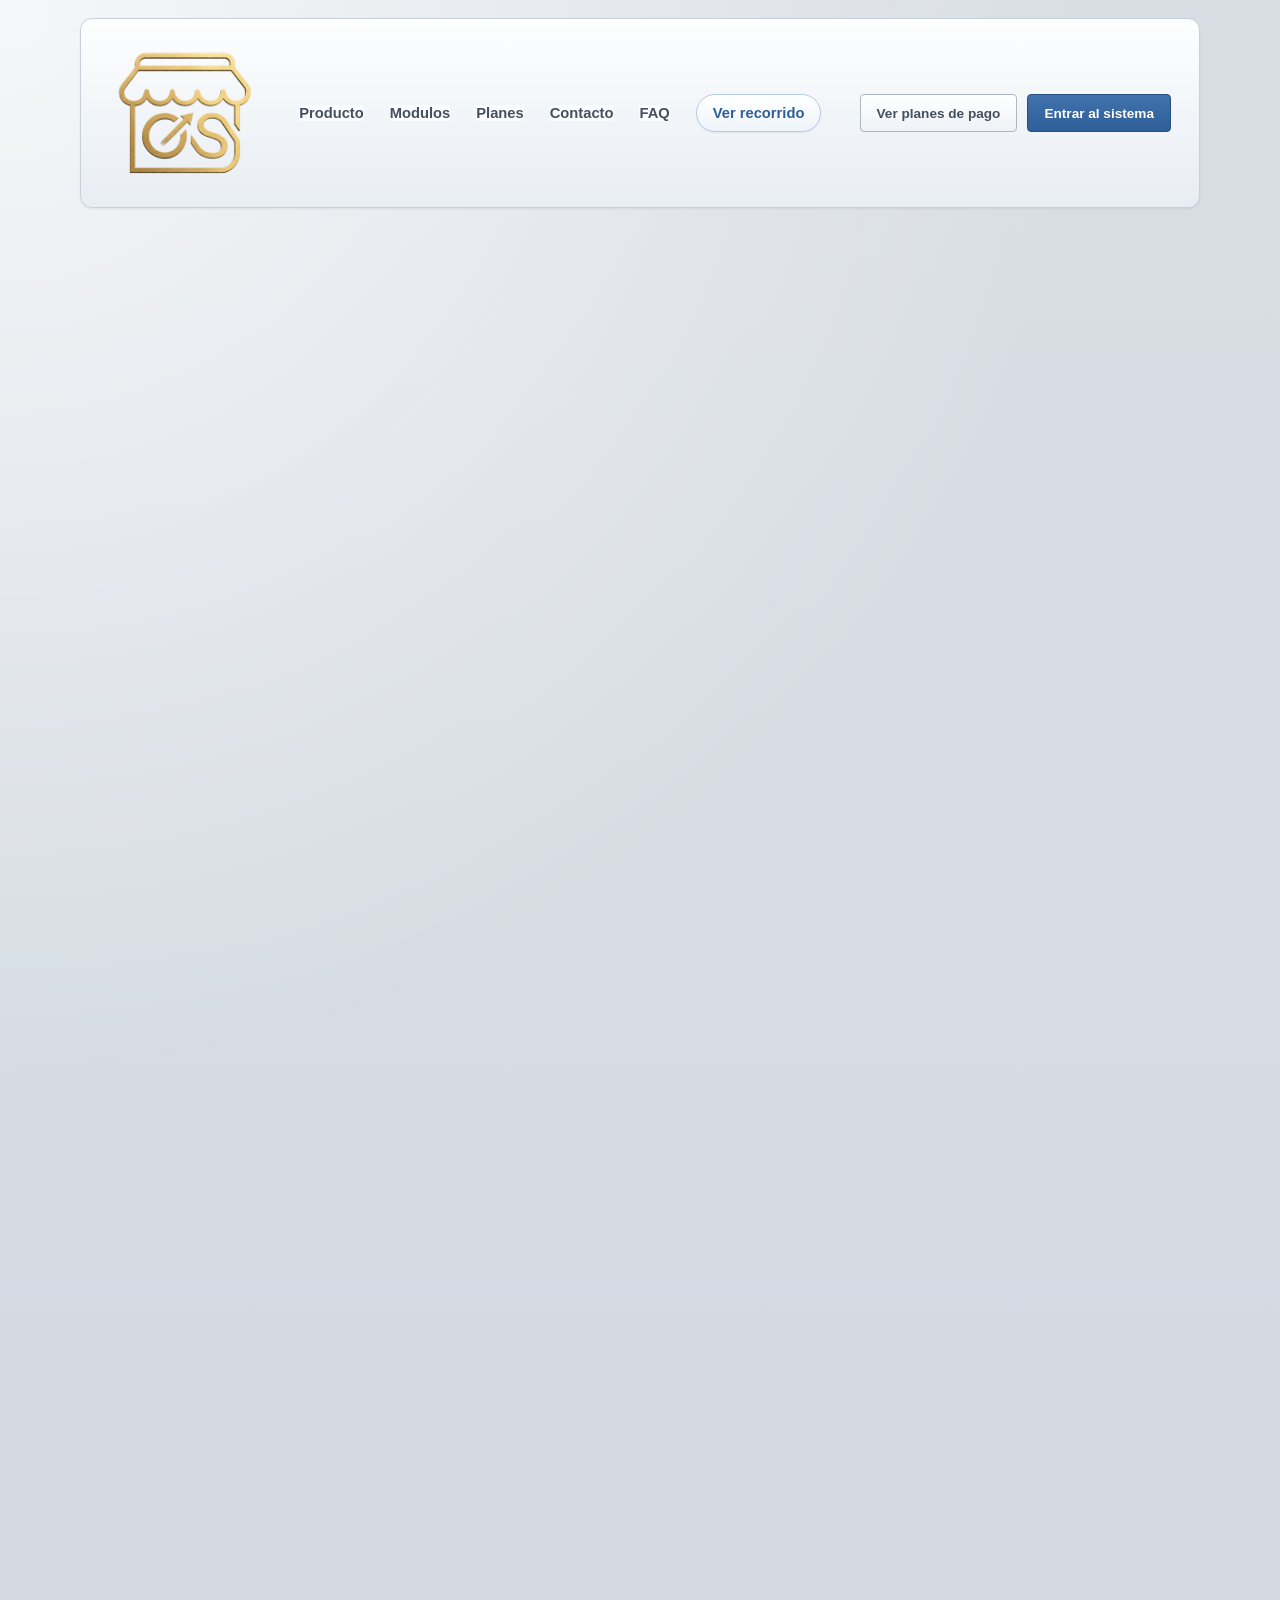
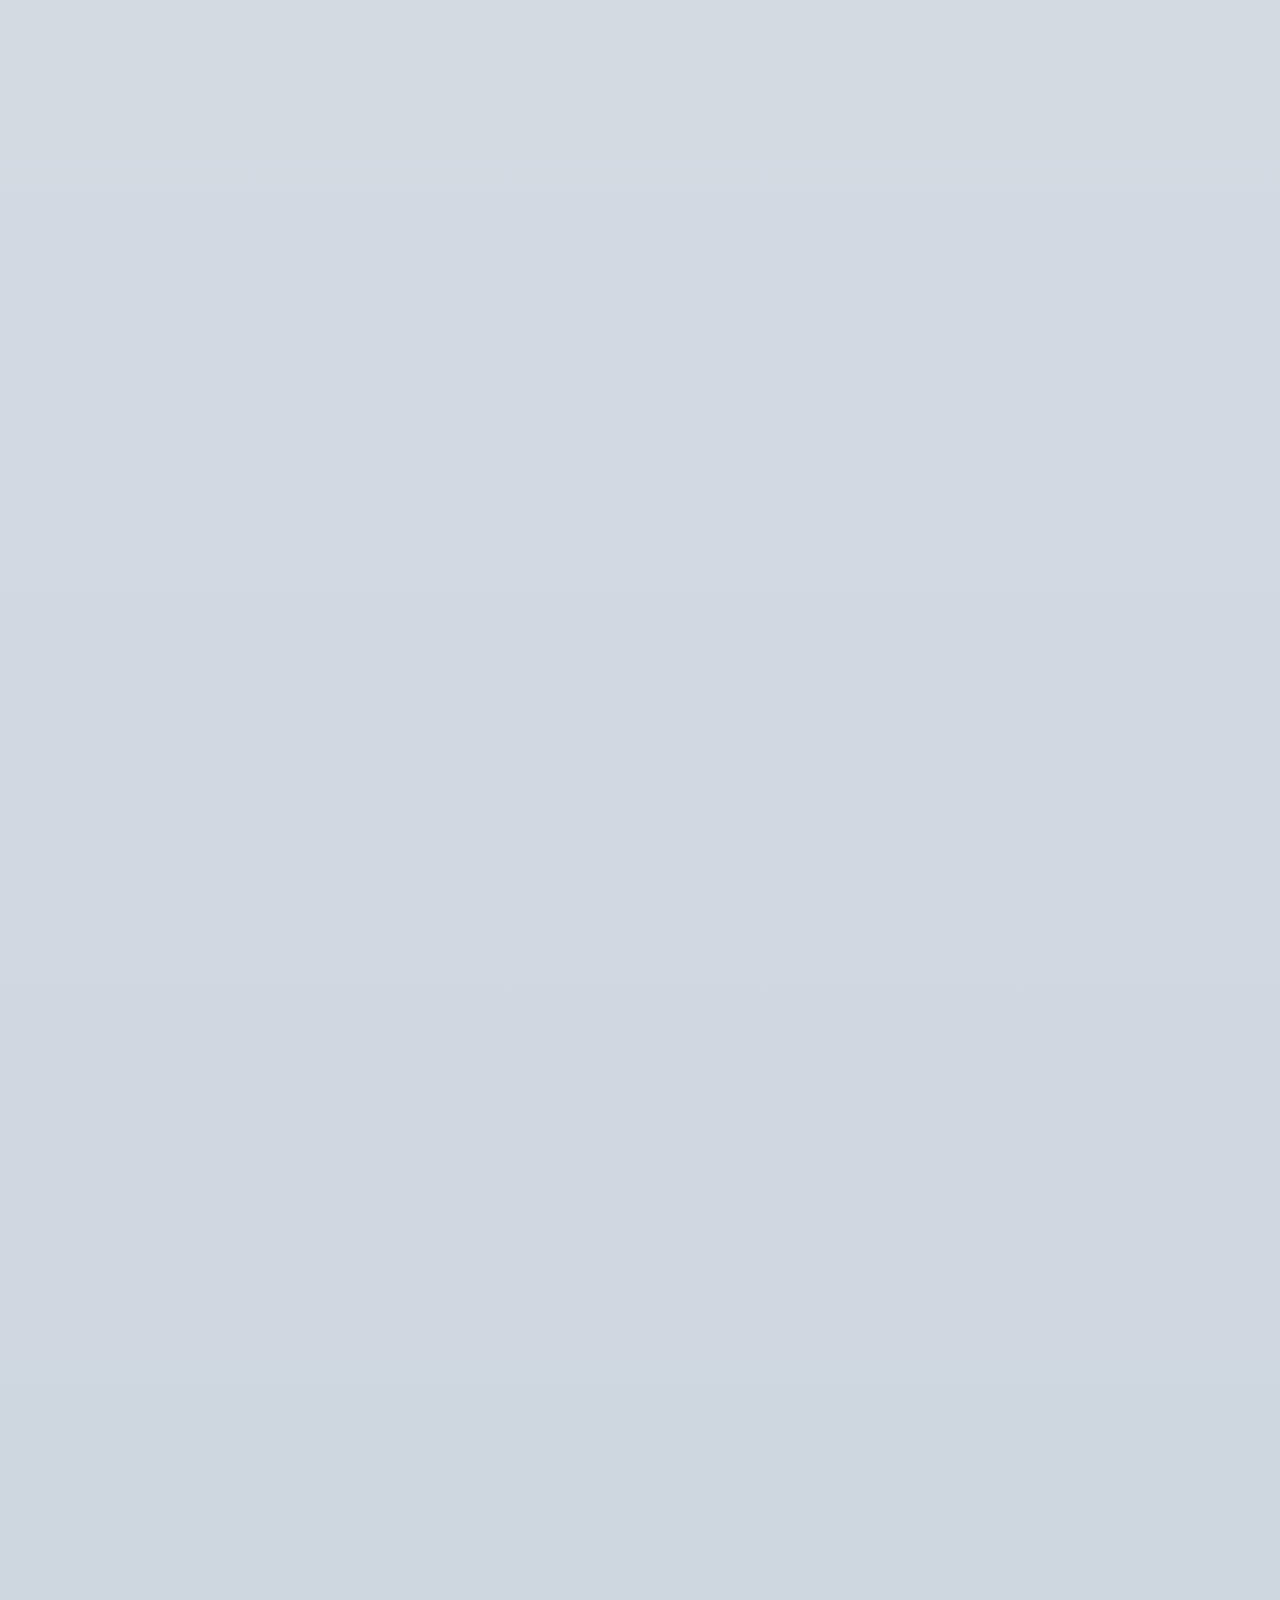
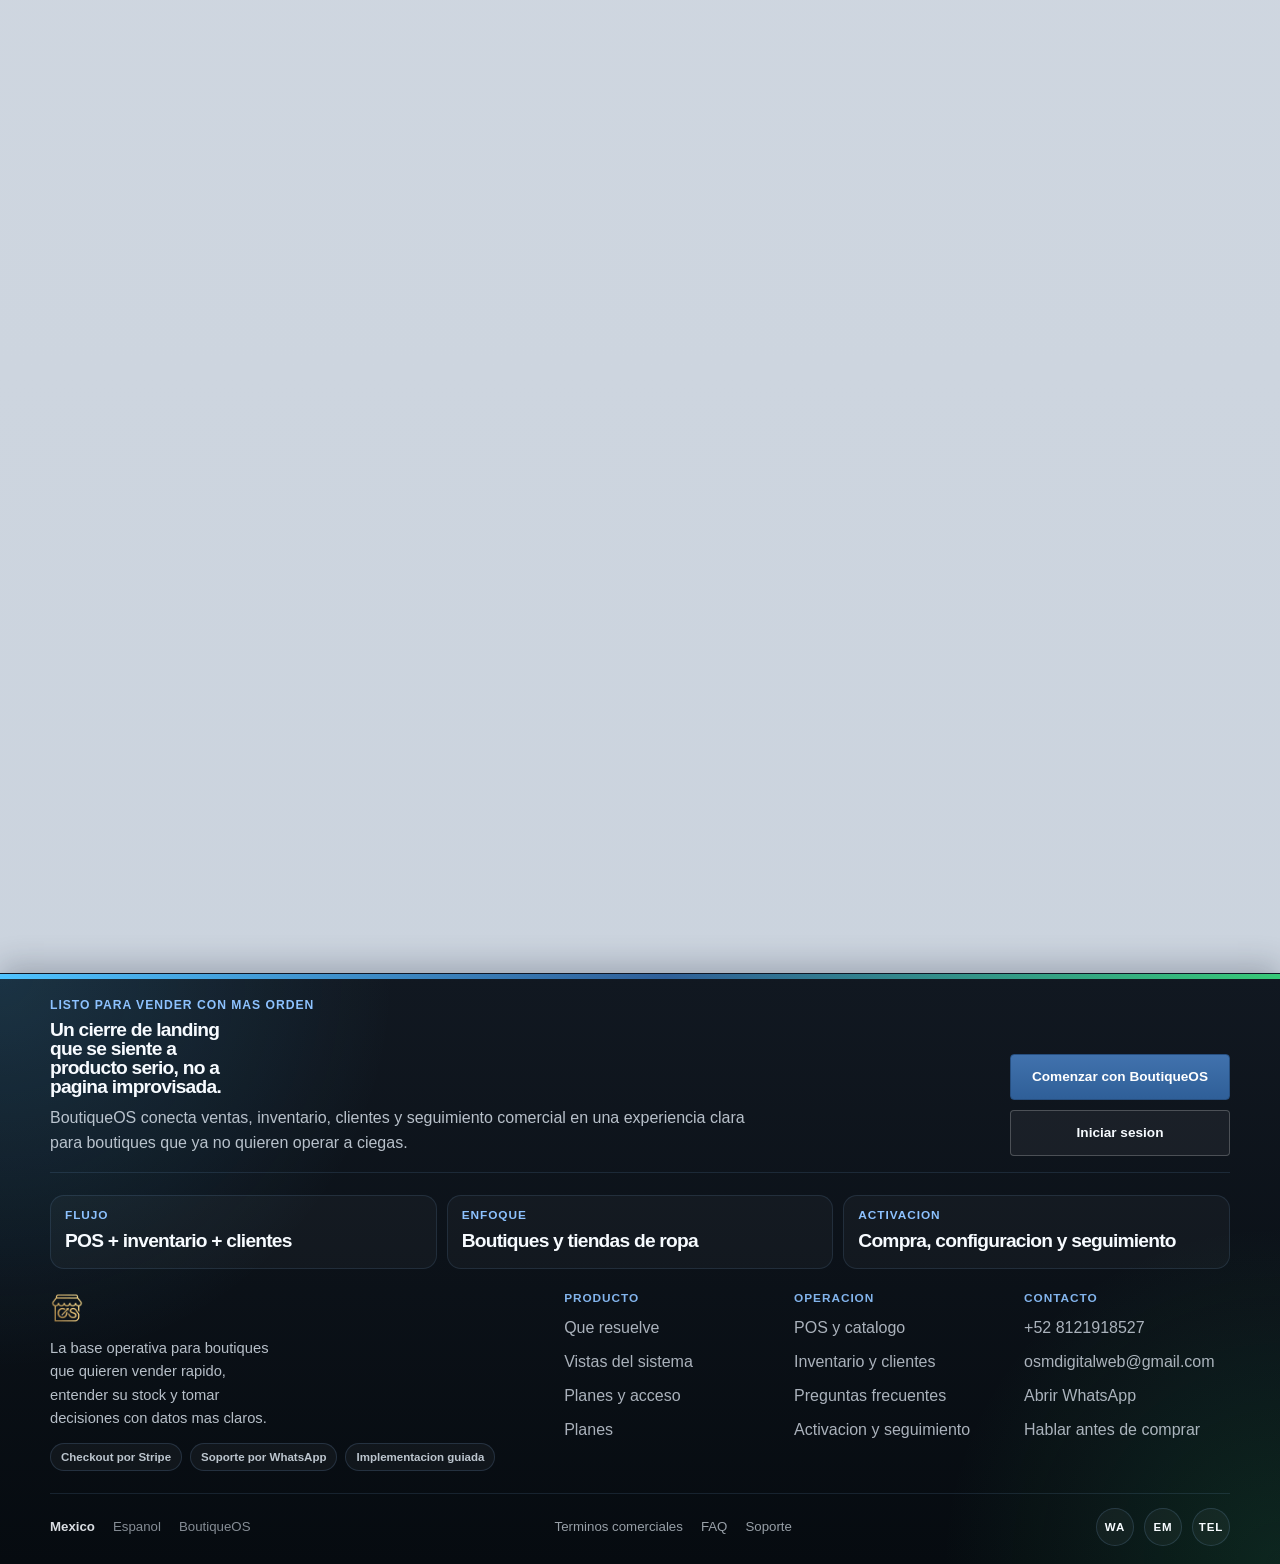
<file: planes.html>
<!doctype html>
<html lang="es">
  <head>
    <meta charset="UTF-8" />
    <meta name="viewport" content="width=device-width, initial-scale=1.0" />
    <meta
      http-equiv="Content-Security-Policy"
      content="default-src 'self'; script-src 'self'; style-src 'self' https://fonts.googleapis.com; font-src https://fonts.gstatic.com; img-src 'self' data:; object-src 'none'; base-uri 'none'; form-action 'none'; frame-src 'none'; child-src 'none'; worker-src 'none'; manifest-src 'self'; media-src 'self'; connect-src 'none'; frame-ancestors 'none'; upgrade-insecure-requests; block-all-mixed-content"
    />
    <meta name="referrer" content="strict-origin-when-cross-origin" />
    <title>BoutiqueOS | Planes e inicio de sesion</title>
    <meta
      name="description"
      content="Consulta los planes de BoutiqueOS y entra al login desde una pagina dedicada."
    />
    <link rel="preconnect" href="https://fonts.googleapis.com" />
    <link rel="preconnect" href="https://fonts.gstatic.com" crossorigin />
    <link
      href="https://fonts.googleapis.com/css2?family=Instrument+Sans:wght@400;500;600;700;800&display=swap"
      rel="stylesheet"
    />
    <link rel="stylesheet" href="./assets/css/styles.css" />
  </head>
  <body>
    <div class="plans-shell">
      <header class="site-header">
        <a class="brand" href="./index.html" aria-label="Volver al landing de BoutiqueOS">
          <img src="./assets/img/logo.png" alt="BoutiqueOS" class="brand-logo" />
        </a>
        <nav class="site-nav">
          <a href="./index.html#producto">Producto</a>
          <a href="./index.html#modulos">Modulos</a>
          <a href="./index.html#planes">Planes</a>
          <a href="./index.html#contacto">Contacto</a>
          <a href="./index.html#faq">FAQ</a>
          <a class="nav-cta" href="./recorrido.html">Ver recorrido</a>
        </nav>
        <div class="header-actions">
          <a class="btn btn-outline" href="./planes.html#planes">Ver planes de pago</a>
          <a class="btn btn-primary" href="http://localhost:4200/" data-runtime-link="frontend" rel="noopener noreferrer" referrerpolicy="no-referrer">Entrar al sistema</a>
        </div>
      </header>

      <main class="plans-stack">
        <section class="plans-hero">
          <div>
            <span class="pill pill-blue">Planes e inicio de sesion</span>
            <h1>Revisa el plan, paga y entra al sistema con una ruta clara.</h1>
            <p>
              Esta pagina concentra el cierre comercial completo: decision, pago, activacion y
              acceso. Si ya eres cliente, entra directo. Si todavia estas evaluando, aqui mismo
              ves que incluye el plan y como arranca tu operacion.
            </p>
            <div class="plans-actions">
              <a class="btn btn-primary btn-lg" href="http://localhost:4200/" data-runtime-link="frontend" rel="noopener noreferrer" referrerpolicy="no-referrer">Iniciar sesion</a>
              <a class="btn btn-outline btn-lg" href="#planes">Ver planes de pago</a>
            </div>
            <div class="plans-signals">
              <span>Checkout por Stripe</span>
              <span>Acceso por login privado</span>
              <span>Soporte por WhatsApp</span>
            </div>
          </div>

          <div class="plans-aside">
            <div class="plans-aside-card">
              <strong>Para clientes activos</strong>
              <p>Si ya tienes cuenta, entra directo al sistema y sigue operando normalmente.</p>
            </div>
            <div class="plans-aside-card">
              <strong>Para nuevos clientes</strong>
              <p>Revisa el plan base, valida el crecimiento y luego completa la compra.</p>
              <small>El acceso real del frontend abre en el servidor activo de BoutiqueOS.</small>
            </div>
          </div>
        </section>

        <section class="pricing" id="planes">
          <div class="section-copy compact">
            <span class="pill">Planes</span>
            <h2>Elige el acceso correcto para tu boutique.</h2>
            <p>
              Puedes entrar al sistema si ya eres cliente o contratar el plan que mejor encaje con
              el ritmo de tu operacion.
            </p>
          </div>
          <div class="pricing-grid">
            <article class="price-card">
              <span class="card-kicker">Base</span>
              <h3>Plan Boutique</h3>
              <div class="price">$499 <span>/ mes</span></div>
              <ul>
                <li>1 sucursal</li>
                <li>Ventas, inventario y clientes</li>
                <li>Reportes y corte diario</li>
                <li>Soporte por WhatsApp</li>
              </ul>
              <a class="btn btn-primary btn-block" href="http://localhost:8080/api/checkout/start" data-runtime-link="checkout" rel="noopener noreferrer" referrerpolicy="no-referrer">
                Pagar con Stripe
              </a>
              <p class="price-helper">Pago seguro y activacion guiada despues de confirmar la compra.</p>
            </article>
            <article class="price-card featured">
              <span class="card-kicker">Expansion</span>
              <h3>Plan Crecimiento</h3>
              <div class="price">A medida</div>
              <ul>
                <li>Varias sucursales</li>
                <li>Usuarios y permisos</li>
                <li>Paneles por rol</li>
                <li>Implementacion personalizada</li>
              </ul>
              <a
                class="btn btn-outline btn-block"
                href="https://wa.me/528121918527?text=Hola,%20quiero%20hablar%20del%20plan%20de%20crecimiento%20de%20BoutiqueOS%20para%20varias%20sucursales"
                target="_blank"
                rel="noopener noreferrer"
                referrerpolicy="no-referrer"
              >
                Hablar del plan
              </a>
            </article>
          </div>
        </section>

        <section class="commercial-close">
          <div class="section-copy compact">
            <span class="pill pill-blue">Antes de pagar</span>
            <h2>Todo lo importante queda claro antes de cerrar.</h2>
            <p>
              La compra no debe sentirse incierta. El cliente tiene que entender que compra, como
              se activa y por donde entra despues.
            </p>
          </div>

          <div class="commercial-grid">
            <article class="commercial-card">
              <span class="card-kicker">Plan base</span>
              <h3>Ideal para boutiques que quieren orden ya.</h3>
              <ul>
                <li>Ventas, inventario, clientes y reportes</li>
                <li>1 sucursal</li>
                <li>Acceso guiado despues del pago</li>
                <li>Soporte directo por WhatsApp</li>
              </ul>
            </article>

            <article class="commercial-card">
              <span class="card-kicker">Activacion</span>
              <h3>No compras y te quedas solo.</h3>
              <ol class="commercial-steps">
                <li>Pagas por Stripe</li>
                <li>Se confirma la compra</li>
                <li>Se prepara tu acceso</li>
                <li>Entras al sistema y empiezas a operar</li>
              </ol>
            </article>

            <article class="commercial-card highlighted">
              <span class="card-kicker">Si aun lo estas evaluando</span>
              <h3>Resuelve dudas antes de tomar la decision.</h3>
              <p>
                Si quieres validar si encaja con tu boutique, tiempos de activacion o crecimiento a
                varias sucursales, el siguiente paso correcto es hablarlo antes de pagar.
              </p>
              <a class="btn btn-outline btn-block" href="./index.html#contacto">Hablar antes de comprar</a>
            </article>
          </div>
        </section>

        <section class="proof-section">
          <div class="section-copy compact">
            <span class="pill">Confianza de compra</span>
            <h2>La decision se siente mas facil cuando todo esta bien aterrizado.</h2>
            <p>
              Esta parte ayuda a bajar objeciones normales antes del pago: miedo a comprar mal,
              no saber que sigue o sentir que el acceso quedara en el aire.
            </p>
          </div>

          <div class="proof-grid">
            <article class="proof-card">
              <span class="card-kicker">Lo que busca el cliente</span>
              <blockquote>
                “Quiero un sistema que me ordene la tienda, no una herramienta que me meta mas
                complicacion.”
              </blockquote>
            </article>

            <article class="proof-card">
              <span class="card-kicker">Señales de confianza</span>
              <ul class="objection-list">
                <li>Pago por Stripe</li>
                <li>Activacion guiada</li>
                <li>Soporte directo</li>
                <li>Ruta clara hasta el sistema real</li>
              </ul>
            </article>

            <article class="proof-card highlighted">
              <span class="card-kicker">Si aun no estas listo</span>
              <p>
                No pasa nada. La mejor salida aqui no es forzar el pago, sino resolver dudas y
                comprar con mas certeza.
              </p>
              <a class="btn btn-primary btn-block" href="./index.html#contacto">Hablar antes de pagar</a>
            </article>
          </div>
        </section>

        <section class="activation-section">
          <div class="section-copy compact">
            <span class="pill pill-blue">Despues de comprar</span>
            <h2>La activacion tambien forma parte de la venta.</h2>
            <p>
              El cliente necesita ver que el pago no lo manda a la nada: lo acerca a una entrada
              clara, acompanada y lista para empezar a operar.
            </p>
          </div>

          <div class="activation-grid">
            <article class="activation-card">
              <span class="workflow-step">01</span>
              <h3>Checkout claro</h3>
              <p>Pagas por Stripe con una ruta simple y profesional.</p>
            </article>
            <article class="activation-card">
              <span class="workflow-step">02</span>
              <h3>Validacion y acceso</h3>
              <p>La compra se confirma y se prepara la entrada al sistema.</p>
            </article>
            <article class="activation-card">
              <span class="workflow-step">03</span>
              <h3>Operacion real</h3>
              <p>El objetivo final es llegar operando, no quedarte atorado en el proceso.</p>
            </article>
          </div>
        </section>

        <section class="login-preview">
          <div class="login-copy">
            <span class="pill pill-blue">Acceso</span>
            <h2>Un paso mas y entras directo al sistema.</h2>
            <p>
              El acceso real vive detras del login privado. Esta pantalla deja claro al visitante
              donde entrar y separa la navegacion comercial del sistema operativo.
            </p>
            <div class="login-actions">
              <a class="btn btn-primary btn-lg" href="http://localhost:4200/" data-runtime-link="frontend" rel="noopener noreferrer" referrerpolicy="no-referrer">Entrar al sistema</a>
              <a class="btn btn-outline btn-lg" href="./index.html#contacto">Resolver dudas antes</a>
            </div>
          </div>
          <img src="./assets/img/screens/system-login.png" alt="Vista del login de BoutiqueOS" />
        </section>
      </main>
    </div>

    <footer class="site-footer">
      <div class="footer-inner">
        <div class="footer-spotlight">
          <div class="footer-spotlight-copy">
            <span class="footer-kicker">Listo para vender con mas orden</span>
            <strong>Un cierre de landing que se siente a producto serio, no a pagina improvisada.</strong>
            <p>
              BoutiqueOS conecta ventas, inventario, clientes y seguimiento comercial en una
              experiencia clara para boutiques que ya no quieren operar a ciegas.
            </p>
          </div>

          <div class="footer-spotlight-actions">
            <a class="btn btn-primary btn-lg footer-primary-cta" href="./index.html#planes">Comenzar con BoutiqueOS</a>
            <a class="btn btn-outline btn-lg footer-secondary-cta" href="http://localhost:4200/" data-runtime-link="frontend" rel="noopener noreferrer" referrerpolicy="no-referrer">Iniciar sesion</a>
          </div>
        </div>

        <div class="footer-metrics">
          <article class="footer-metric">
            <span>Flujo</span>
            <strong>POS + inventario + clientes</strong>
          </article>
          <article class="footer-metric">
            <span>Enfoque</span>
            <strong>Boutiques y tiendas de ropa</strong>
          </article>
          <article class="footer-metric">
            <span>Activacion</span>
            <strong>Compra, configuracion y seguimiento</strong>
          </article>
        </div>

        <div class="footer-main">
          <div class="footer-brand-column">
            <a class="footer-brand" href="./index.html#inicio" aria-label="Ir al inicio de BoutiqueOS">
              <img src="./assets/img/logo.png" alt="BoutiqueOS" class="footer-logo" />
            </a>
            <p class="footer-brand-copy">
              La base operativa para boutiques que quieren vender rapido, entender su stock y
              tomar decisiones con datos mas claros.
            </p>
            <div class="footer-signals">
              <span>Checkout por Stripe</span>
              <span>Soporte por WhatsApp</span>
              <span>Implementacion guiada</span>
            </div>
          </div>

          <div class="footer-columns">
            <div class="footer-column">
              <span class="footer-heading">Producto</span>
              <div class="footer-links">
                <a href="./index.html#producto">Que resuelve</a>
                <a href="./index.html#modulos">Vistas del sistema</a>
                <a href="./planes.html#planes">Planes y acceso</a>
                <a href="./index.html#planes">Planes</a>
              </div>
            </div>

            <div class="footer-column">
              <span class="footer-heading">Operacion</span>
              <div class="footer-links">
                <a href="./index.html#modulos">POS y catalogo</a>
                <a href="./index.html#modulos">Inventario y clientes</a>
                <a href="./index.html#faq">Preguntas frecuentes</a>
                <a href="./index.html#contacto">Activacion y seguimiento</a>
              </div>
            </div>

            <div class="footer-column">
              <span class="footer-heading">Contacto</span>
              <div class="footer-links">
                <a href="tel:+528121918527">+52 8121918527</a>
                <a href="mailto:osmdigitalweb@gmail.com">osmdigitalweb@gmail.com</a>
                <a
                  href="https://wa.me/528121918527?text=Hola,%20quiero%20informacion%20de%20BoutiqueOS"
                  target="_blank"
                  rel="noopener noreferrer"
                  referrerpolicy="no-referrer"
                >
                  Abrir WhatsApp
                </a>
                <a href="./index.html#contacto">Hablar antes de comprar</a>
              </div>
            </div>
          </div>
        </div>

        <div class="footer-bottom">
          <div class="footer-meta">
            <span>Mexico</span>
            <span>Espanol</span>
            <span>BoutiqueOS</span>
          </div>
          <div class="footer-legal">
            <a href="./index.html#planes">Terminos comerciales</a>
            <a href="./index.html#faq">FAQ</a>
            <a href="./index.html#contacto">Soporte</a>
          </div>
          <div class="footer-social">
            <a
              href="https://wa.me/528121918527?text=Hola,%20quiero%20informacion%20de%20BoutiqueOS"
              target="_blank"
              rel="noopener noreferrer"
              referrerpolicy="no-referrer"
              aria-label="WhatsApp de BoutiqueOS"
            >
              WA
            </a>
            <a href="mailto:osmdigitalweb@gmail.com" aria-label="Correo de BoutiqueOS">EM</a>
            <a href="tel:+528121918527" aria-label="Telefono de BoutiqueOS">TEL</a>
          </div>
        </div>
      </div>
    </footer>
    <script src="./assets/js/script.js"></script>
  </body>
</html>
</file>
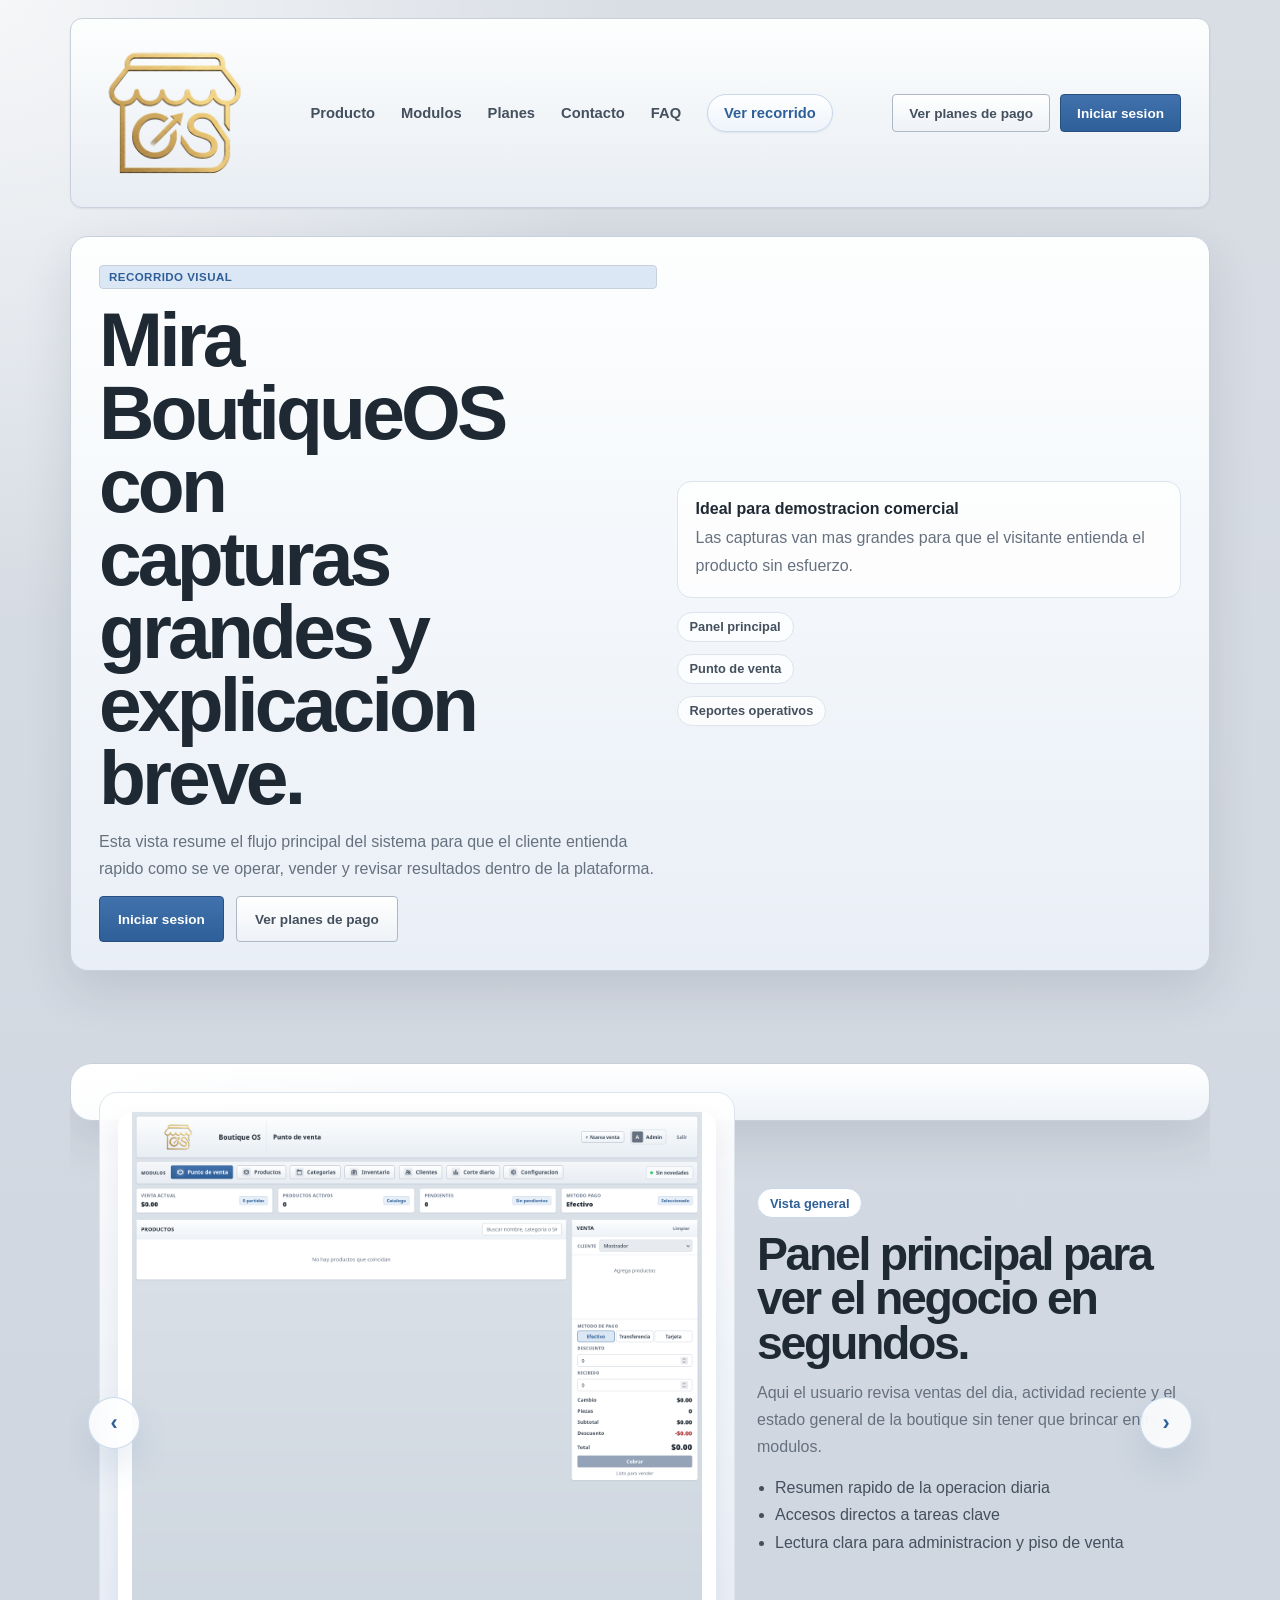
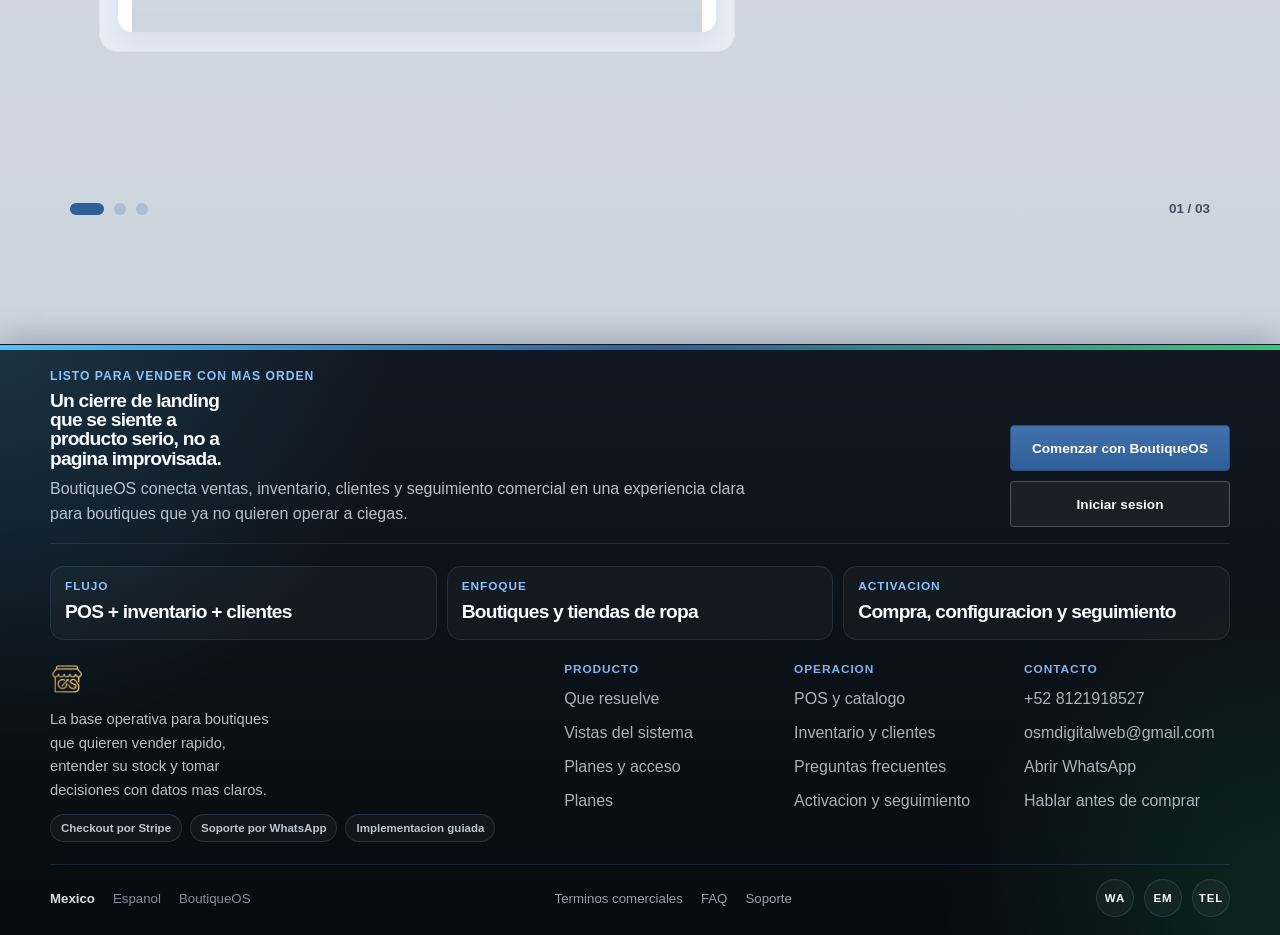
<file: recorrido.html>
<!doctype html>
<html lang="es">
  <head>
    <meta charset="UTF-8" />
    <meta name="viewport" content="width=device-width, initial-scale=1.0" />
    <meta
      http-equiv="Content-Security-Policy"
      content="default-src 'self'; script-src 'self'; style-src 'self' https://fonts.googleapis.com; font-src https://fonts.gstatic.com; img-src 'self' data:; object-src 'none'; base-uri 'none'; form-action 'none'; frame-src 'none'; child-src 'none'; worker-src 'none'; manifest-src 'self'; media-src 'self'; connect-src 'none'; frame-ancestors 'none'; upgrade-insecure-requests; block-all-mixed-content"
    />
    <meta name="referrer" content="strict-origin-when-cross-origin" />
    <title>BoutiqueOS | Recorrido del producto</title>
    <meta
      name="description"
      content="Revisa el recorrido visual de BoutiqueOS con capturas grandes y una explicacion corta de cada vista."
    />
    <link rel="preconnect" href="https://fonts.googleapis.com" />
    <link rel="preconnect" href="https://fonts.gstatic.com" crossorigin />
    <link
      href="https://fonts.googleapis.com/css2?family=Instrument+Sans:wght@400;500;600;700;800&display=swap"
      rel="stylesheet"
    />
    <link rel="stylesheet" href="./assets/css/styles.css" />
  </head>
  <body>
    <div class="tour-shell">
      <header class="site-header">
        <a class="brand" href="./index.html" aria-label="Volver al landing de BoutiqueOS">
          <img src="./assets/img/logo.png" alt="BoutiqueOS" class="brand-logo" />
        </a>
        <nav class="site-nav">
          <a href="./index.html#producto">Producto</a>
          <a href="./index.html#modulos">Modulos</a>
          <a href="./index.html#planes">Planes</a>
          <a href="./index.html#contacto">Contacto</a>
          <a href="./index.html#faq">FAQ</a>
          <a class="nav-cta" href="./recorrido.html">Ver recorrido</a>
        </nav>
        <div class="header-actions">
          <a class="btn btn-outline" href="./planes.html#planes">Ver planes de pago</a>
          <a class="btn btn-primary" href="http://localhost:4200/" data-runtime-link="frontend" rel="noopener noreferrer" referrerpolicy="no-referrer">Iniciar sesion</a>
        </div>
      </header>

      <main class="tour-stack">
        <section class="tour-hero">
          <div class="tour-copy">
            <span class="pill pill-blue">Recorrido visual</span>
            <h1>Mira BoutiqueOS con capturas grandes y explicacion breve.</h1>
            <p>
              Esta vista resume el flujo principal del sistema para que el cliente entienda rapido
              como se ve operar, vender y revisar resultados dentro de la plataforma.
            </p>
            <div class="tour-actions">
              <a class="btn btn-primary btn-lg" href="http://localhost:4200/" data-runtime-link="frontend" rel="noopener noreferrer" referrerpolicy="no-referrer">Iniciar sesion</a>
              <a class="btn btn-outline btn-lg" href="./planes.html">Ver planes de pago</a>
            </div>
          </div>

          <div class="tour-aside">
            <div class="tour-aside-card">
              <strong>Ideal para demostracion comercial</strong>
              <p>Las capturas van mas grandes para que el visitante entienda el producto sin esfuerzo.</p>
            </div>
            <div class="tour-signals">
              <span>Panel principal</span>
              <span>Punto de venta</span>
              <span>Reportes operativos</span>
            </div>
          </div>
        </section>

        <section class="tour-carousel-shell" aria-label="Recorrido de BoutiqueOS">
          <div class="tour-carousel-stage" data-tour-carousel>
            <div class="tour-carousel-track">
              <article class="tour-card is-active" data-tour-slide>
                <div class="tour-card-media">
                  <img src="./assets/img/screens/system-dashboard.png" alt="Panel principal de BoutiqueOS con resumen general del negocio" />
                </div>
                <div class="tour-card-copy">
                  <span class="tour-badge">Vista general</span>
                  <h2>Panel principal para ver el negocio en segundos.</h2>
                  <p>
                    Aqui el usuario revisa ventas del dia, actividad reciente y el estado general de la
                    boutique sin tener que brincar entre modulos.
                  </p>
                  <ul>
                    <li>Resumen rapido de la operacion diaria</li>
                    <li>Accesos directos a tareas clave</li>
                    <li>Lectura clara para administracion y piso de venta</li>
                  </ul>
                </div>
              </article>

              <article class="tour-card" data-tour-slide>
                <div class="tour-card-media">
                  <img src="./assets/img/screens/system-pos.png" alt="Pantalla del punto de venta de BoutiqueOS" />
                </div>
                <div class="tour-card-copy">
                  <span class="tour-badge">Punto de venta</span>
                  <h2>Cobro agil con productos, cliente y ticket en el mismo flujo.</h2>
                  <p>
                    El modulo de ventas esta pensado para atender rapido, registrar bien cada ticket y
                    dejar el inventario actualizado al momento.
                  </p>
                  <ul>
                    <li>Busqueda simple de productos</li>
                    <li>Asociacion del cliente durante la venta</li>
                    <li>Cierre rapido para tienda fisica</li>
                  </ul>
                </div>
              </article>

              <article class="tour-card" data-tour-slide>
                <div class="tour-card-media">
                  <img src="./assets/img/screens/system-reports.png" alt="Pantalla de reportes de BoutiqueOS" />
                </div>
                <div class="tour-card-copy">
                  <span class="tour-badge">Reportes</span>
                  <h2>Datos listos para tomar decisiones sin hojas sueltas.</h2>
                  <p>
                    Esta vista ayuda a revisar desempeno, detectar movimientos relevantes y entender
                    mejor como va la boutique con informacion mas aterrizada.
                  </p>
                  <ul>
                    <li>Lectura visual del rendimiento</li>
                    <li>Seguimiento de ventas y tendencias</li>
                    <li>Base para reposicion y control comercial</li>
                  </ul>
                </div>
              </article>
            </div>

            <div class="tour-slide-nav" aria-hidden="false">
              <button class="tour-slide-btn" type="button" aria-label="Vista anterior" data-tour-prev>&lsaquo;</button>
              <button class="tour-slide-btn" type="button" aria-label="Siguiente vista" data-tour-next>&rsaquo;</button>
            </div>
          </div>

          <div class="tour-slide-meta">
            <div class="tour-slide-dots" role="tablist" aria-label="Seleccionar vista del recorrido">
              <button class="tour-slide-dot is-active" type="button" role="tab" aria-selected="true" aria-label="Ir a vista 1" data-tour-dot="0"></button>
              <button class="tour-slide-dot" type="button" role="tab" aria-selected="false" aria-label="Ir a vista 2" data-tour-dot="1"></button>
              <button class="tour-slide-dot" type="button" role="tab" aria-selected="false" aria-label="Ir a vista 3" data-tour-dot="2"></button>
            </div>
            <span class="tour-slide-count" data-tour-count>01 / 03</span>
          </div>
        </section>
      </main>
    </div>

    <footer class="site-footer">
      <div class="footer-inner">
        <div class="footer-spotlight">
          <div class="footer-spotlight-copy">
            <span class="footer-kicker">Listo para vender con mas orden</span>
            <strong>Un cierre de landing que se siente a producto serio, no a pagina improvisada.</strong>
            <p>
              BoutiqueOS conecta ventas, inventario, clientes y seguimiento comercial en una
              experiencia clara para boutiques que ya no quieren operar a ciegas.
            </p>
          </div>

          <div class="footer-spotlight-actions">
            <a class="btn btn-primary btn-lg footer-primary-cta" href="./index.html#planes">Comenzar con BoutiqueOS</a>
            <a class="btn btn-outline btn-lg footer-secondary-cta" href="http://localhost:4200/" data-runtime-link="frontend" rel="noopener noreferrer" referrerpolicy="no-referrer">Iniciar sesion</a>
          </div>
        </div>

        <div class="footer-metrics">
          <article class="footer-metric">
            <span>Flujo</span>
            <strong>POS + inventario + clientes</strong>
          </article>
          <article class="footer-metric">
            <span>Enfoque</span>
            <strong>Boutiques y tiendas de ropa</strong>
          </article>
          <article class="footer-metric">
            <span>Activacion</span>
            <strong>Compra, configuracion y seguimiento</strong>
          </article>
        </div>

        <div class="footer-main">
          <div class="footer-brand-column">
            <a class="footer-brand" href="./index.html#inicio" aria-label="Ir al inicio de BoutiqueOS">
              <img src="./assets/img/logo.png" alt="BoutiqueOS" class="footer-logo" />
            </a>
            <p class="footer-brand-copy">
              La base operativa para boutiques que quieren vender rapido, entender su stock y
              tomar decisiones con datos mas claros.
            </p>
            <div class="footer-signals">
              <span>Checkout por Stripe</span>
              <span>Soporte por WhatsApp</span>
              <span>Implementacion guiada</span>
            </div>
          </div>

          <div class="footer-columns">
            <div class="footer-column">
              <span class="footer-heading">Producto</span>
              <div class="footer-links">
                <a href="./index.html#producto">Que resuelve</a>
                <a href="./index.html#modulos">Vistas del sistema</a>
                <a href="./planes.html#planes">Planes y acceso</a>
                <a href="./index.html#planes">Planes</a>
              </div>
            </div>

            <div class="footer-column">
              <span class="footer-heading">Operacion</span>
              <div class="footer-links">
                <a href="./index.html#modulos">POS y catalogo</a>
                <a href="./index.html#modulos">Inventario y clientes</a>
                <a href="./index.html#faq">Preguntas frecuentes</a>
                <a href="./index.html#contacto">Activacion y seguimiento</a>
              </div>
            </div>

            <div class="footer-column">
              <span class="footer-heading">Contacto</span>
              <div class="footer-links">
                <a href="tel:+528121918527">+52 8121918527</a>
                <a href="mailto:osmdigitalweb@gmail.com">osmdigitalweb@gmail.com</a>
                <a
                  href="https://wa.me/528121918527?text=Hola,%20quiero%20informacion%20de%20BoutiqueOS"
                  target="_blank"
                  rel="noopener noreferrer"
                  referrerpolicy="no-referrer"
                >
                  Abrir WhatsApp
                </a>
                <a href="./index.html#contacto">Hablar antes de comprar</a>
              </div>
            </div>
          </div>
        </div>

        <div class="footer-bottom">
          <div class="footer-meta">
            <span>Mexico</span>
            <span>Espanol</span>
            <span>BoutiqueOS</span>
          </div>
          <div class="footer-legal">
            <a href="./index.html#planes">Terminos comerciales</a>
            <a href="./index.html#faq">FAQ</a>
            <a href="./index.html#contacto">Soporte</a>
          </div>
          <div class="footer-social">
            <a
              href="https://wa.me/528121918527?text=Hola,%20quiero%20informacion%20de%20BoutiqueOS"
              target="_blank"
              rel="noopener noreferrer"
              referrerpolicy="no-referrer"
              aria-label="WhatsApp de BoutiqueOS"
            >
              WA
            </a>
            <a href="mailto:osmdigitalweb@gmail.com" aria-label="Correo de BoutiqueOS">EM</a>
            <a href="tel:+528121918527" aria-label="Telefono de BoutiqueOS">TEL</a>
          </div>
        </div>
      </div>
    </footer>
    <script src="./assets/js/recorrido.js"></script>
  </body>
</html>
</file>
<file: assets/css/styles.css>
:root {
  --bg: #dbe2ea;
  --bg-soft: #edf2f7;
  --surface: #ffffff;
  --surface-soft: #f6f8fb;
  --surface-muted: #eef2f6;
  --primary: #2f5f98;
  --primary-hover: #284f7f;
  --primary-subtle: #dbe7f5;
  --text: #1f2933;
  --text-secondary: #44505e;
  --text-tertiary: #66717f;
  --border: #c8d1db;
  --border-strong: #aeb8c4;
  --border-light: #dde4ec;
  --green: #287847;
  --green-bg: #e8f3eb;
  --shadow: 0 1px 2px rgba(30, 41, 59, 0.08);
  --shadow-md: 0 18px 48px rgba(30, 41, 59, 0.12);
  --radius: 6px;
  --radius-sm: 4px;
  --radius-lg: 16px;
  --font: "Instrument Sans", "Segoe UI", Tahoma, Geneva, Verdana, sans-serif;
}

* {
  box-sizing: border-box;
}

html {
  scroll-behavior: smooth;
}

body {
  margin: 0;
  font-family: var(--font);
  color: var(--text);
  background:
    radial-gradient(circle at top left, rgba(255, 255, 255, 0.75), transparent 22%),
    linear-gradient(180deg, #d9dee5 0%, #c9d2dd 100%);
}

a {
  color: inherit;
  text-decoration: none;
}

button,
a {
  transition:
    transform 0.18s ease,
    background 0.18s ease,
    border-color 0.18s ease,
    color 0.18s ease,
    box-shadow 0.18s ease;
}

h1,
h2,
h3,
p {
  margin: 0;
}

.page-shell {
  width: min(1200px, calc(100% - 32px));
  margin: 0 auto;
  padding: 18px 0 72px;
}

.site-header,
.app-preview,
.trust-card,
.system-card,
.capture-card,
.price-card,
.workflow-card,
.contact-card,
.faq-list details {
  background: var(--surface);
  border: 1px solid var(--border);
  box-shadow: var(--shadow);
}

.site-header {
  position: relative;
  top: auto;
  z-index: 5;
  display: flex;
  align-items: center;
  justify-content: space-between;
  gap: 30px;
  margin-bottom: 14px;
  padding: 18px 28px;
  border-radius: 12px;
  background: linear-gradient(180deg, #fdfefe 0%, #e8edf3 100%);
}

.brand {
  flex: 0 0 auto;
}

.brand-logo {
  display: block;
  width: 152px;
  height: auto;
}

.site-nav,
.header-actions,
.hero-actions,
.hero-notes,
.preview-modules,
.preview-metrics,
.preview-content,
.panel-head,
.capture-head {
  display: flex;
  align-items: center;
}

.site-nav {
  flex: 1;
  justify-content: center;
  gap: 26px;
}

.site-nav a {
  font-size: 0.92rem;
  font-weight: 700;
  color: var(--text-secondary);
}

.site-nav a:hover {
  color: var(--primary);
}

.site-nav .nav-cta {
  display: inline-flex;
  align-items: center;
  justify-content: center;
  min-height: 38px;
  padding: 0 16px;
  border: 1px solid #c7d8eb;
  border-radius: 999px;
  background: linear-gradient(180deg, #ffffff 0%, #eef4fb 100%);
  color: var(--primary);
  box-shadow: var(--shadow);
}

.site-nav .nav-cta:hover {
  color: #fff;
  background: linear-gradient(180deg, #4172ad 0%, var(--primary) 100%);
  border-color: #274f80;
}

.header-actions,
.hero-actions,
.hero-notes,
.preview-modules,
.preview-metrics,
.preview-content {
  gap: 12px;
}

.header-actions {
  flex: 0 0 auto;
  margin-left: auto;
  gap: 10px;
}

.btn {
  display: inline-flex;
  align-items: center;
  justify-content: center;
  min-height: 38px;
  padding: 0 16px;
  border: 1px solid transparent;
  border-radius: var(--radius-sm);
  font-size: 0.85rem;
  font-weight: 700;
  cursor: pointer;
}

.btn:hover {
  transform: translateY(-1px);
}

.btn-primary {
  background: linear-gradient(180deg, #4172ad 0%, var(--primary) 100%);
  border-color: #274f80;
  color: #fff;
}

.btn-primary:hover {
  background: var(--primary-hover);
}

.btn-whatsapp {
  background: linear-gradient(180deg, #37c978 0%, #1fa95e 100%);
  border-color: #17894b;
  color: #fff;
  box-shadow: 0 10px 24px rgba(31, 169, 94, 0.22);
}

.btn-whatsapp:hover {
  background: linear-gradient(180deg, #2fbe6f 0%, #1b9854 100%);
}

.btn-outline {
  background: linear-gradient(180deg, #ffffff 0%, #eef2f6 100%);
  border-color: var(--border-strong);
  color: var(--text-secondary);
}

.btn-lg {
  min-height: 46px;
  padding: 0 18px;
}

.btn-block {
  width: 100%;
}

.pill,
.note-chip,
.module-pill,
.panel-tag,
.capture-badge,
.mini-btn,
.user-badge {
  display: inline-flex;
  align-items: center;
}

.pill {
  min-height: 24px;
  padding: 0 9px;
  border: 1px solid var(--border);
  border-radius: var(--radius-sm);
  background: var(--surface-muted);
  color: var(--text-secondary);
  font-size: 0.72rem;
  font-weight: 800;
  letter-spacing: 0.04em;
  text-transform: uppercase;
}

.pill-blue {
  background: var(--primary-subtle);
  color: var(--primary);
}

.hero {
  position: relative;
  overflow: hidden;
  --hero-fade: 1;
  --hero-lift: 0px;
  display: grid;
  grid-template-columns: minmax(0, 0.95fr) minmax(0, 1.05fr);
  align-items: center;
  gap: 28px;
  padding: 46px 28px 28px;
  border-radius: 34px;
  isolation: isolate;
  background:
    linear-gradient(180deg, rgba(250, 252, 254, 0.94), rgba(239, 244, 249, 0.88)),
    radial-gradient(circle at top left, rgba(255, 255, 255, 0.7), transparent 30%);
  box-shadow: 0 24px 50px rgba(30, 41, 59, 0.08);
}

.hero-copy,
.hero-preview {
  position: relative;
  z-index: 2;
  opacity: var(--hero-fade);
  transform: translate3d(0, var(--hero-lift), 0);
  transition: opacity 180ms linear, transform 180ms linear;
}

.hero-copy {
  display: grid;
  gap: 18px;
}

.hero h1 {
  max-width: 11ch;
  font-size: clamp(2.8rem, 6vw, 5.4rem);
  line-height: 0.94;
  letter-spacing: -0.05em;
}

.hero-text,
.section-copy p,
.system-card p,
.capture-card p,
.price-card li,
.price-helper,
.faq-list p,
.preview-panel p,
.mini-list li {
  color: var(--text-tertiary);
  line-height: 1.7;
}

.hero-text {
  max-width: 58ch;
  font-size: 1.02rem;
}

.note-chip {
  min-height: 28px;
  padding: 0 10px;
  border-radius: 999px;
  background: rgba(255, 255, 255, 0.72);
  border: 1px solid var(--border-light);
  color: var(--text-secondary);
  font-size: 0.78rem;
  font-weight: 700;
}

.hero-preview {
  min-height: 0;
  perspective: 1400px;
}

.commerce-scene,
.app-preview {
  position: relative;
}

.commerce-scene {
  overflow: hidden;
  min-height: 620px;
  border: none;
  border-radius: 0;
  background: transparent;
  box-shadow: none;
}

.hero-scene {
  position: absolute;
  inset: 0;
  min-height: 100%;
  border: none;
  border-radius: inherit;
  opacity: 0.48;
  pointer-events: none;
  mask-image: radial-gradient(circle at 72% 42%, rgba(0, 0, 0, 1) 0%, rgba(0, 0, 0, 0.86) 38%, rgba(0, 0, 0, 0.24) 72%, transparent 100%);
}

.scene-stars,
.scene-globe,
.scene-glow,
.globe-routes,
.globe-core,
.globe-lights {
  position: absolute;
}

.scene-stars {
  inset: 0;
}

.scene-stars span {
  position: absolute;
  width: 5px;
  height: 5px;
  border-radius: 999px;
  background: rgba(113, 178, 166, 0.34);
  box-shadow: 0 0 10px rgba(146, 210, 198, 0.2);
  animation: starPulse 4.4s ease-in-out infinite;
}

.scene-stars span:nth-child(1) {
  top: 12%;
  left: 8%;
  animation-delay: -0.8s;
}

.scene-stars span:nth-child(2) {
  top: 18%;
  right: 12%;
  width: 3px;
  height: 3px;
  animation-delay: -2.4s;
}

.scene-stars span:nth-child(3) {
  bottom: 18%;
  left: 14%;
  width: 6px;
  height: 6px;
  animation-delay: -1.6s;
}

.scene-stars span:nth-child(4) {
  bottom: 10%;
  right: 20%;
  width: 4px;
  height: 4px;
  animation-delay: -3.1s;
}

.scene-stars span:nth-child(5) {
  top: 36%;
  left: 15%;
  width: 3px;
  height: 3px;
  animation-delay: -1.1s;
}

.scene-stars span:nth-child(6) {
  bottom: 22%;
  right: 10%;
  width: 7px;
  height: 7px;
  animation-delay: -2.8s;
}

.scene-glow {
  inset: 10% 8% 20% 38%;
  border-radius: 999px;
  background: radial-gradient(circle, rgba(67, 255, 220, 0.16) 0%, rgba(67, 255, 220, 0.05) 34%, transparent 70%);
  filter: blur(56px);
  animation: sceneGlowFloat 9s ease-in-out infinite;
}

.scene-globe {
  top: -6%;
  left: 46%;
  width: 74%;
  aspect-ratio: 1;
  opacity: 0.66;
  transform:
    translate3d(calc(var(--scene-shift-x, 0px) * 0.14), calc(var(--scene-shift-y, 0px) * 0.14), 0)
    rotate(-16deg);
  transition: transform 220ms ease;
}

.globe-core {
  inset: 0;
  border-radius: 50%;
  background:
    radial-gradient(circle at 34% 28%, rgba(120, 255, 219, 0.96), rgba(56, 183, 160, 0.94) 22%, rgba(13, 74, 94, 0.88) 48%, rgba(8, 18, 47, 0.96) 70%, rgba(4, 10, 21, 1) 100%);
  box-shadow:
    inset -90px -100px 140px rgba(3, 10, 25, 0.92),
    inset 0 0 120px rgba(104, 255, 221, 0.14),
    0 0 60px rgba(61, 255, 213, 0.08);
  filter: saturate(0.8);
  animation: globeTilt 13s ease-in-out infinite;
}

.globe-core::before,
.globe-core::after {
  content: "";
  position: absolute;
  border-radius: 50%;
}

.globe-core::before {
  inset: 8%;
  background: radial-gradient(circle at 34% 30%, rgba(0, 0, 0, 0) 0 42%, rgba(0, 0, 0, 0.34) 68%, rgba(0, 0, 0, 0.82) 100%);
  mix-blend-mode: multiply;
}

.globe-core::after {
  inset: 11% 13% 49% 15%;
  background: radial-gradient(circle, rgba(230, 255, 248, 0.92), rgba(230, 255, 248, 0));
  filter: blur(12px);
  opacity: 0.7;
}

.globe-lights {
  inset: 0;
}

.light-cluster {
  position: absolute;
  border-radius: 999px;
  background: radial-gradient(circle, rgba(255, 242, 190, 0.96) 0%, rgba(255, 196, 97, 0.78) 42%, rgba(255, 196, 97, 0) 74%);
  box-shadow:
    0 0 8px rgba(255, 214, 132, 0.46),
    0 0 16px rgba(255, 214, 132, 0.24);
  animation: clusterBlink 3.8s ease-in-out infinite;
}

.north-america {
  top: 39%;
  left: 16%;
  width: 24%;
  height: 15%;
}

.europe {
  top: 27%;
  right: 19%;
  width: 15%;
  height: 13%;
  animation-delay: -1.4s;
}

.latam {
  bottom: 20%;
  left: 22%;
  width: 11%;
  height: 16%;
  animation-delay: -2.2s;
}

.globe-routes {
  inset: 0;
  width: 100%;
  height: 100%;
  overflow: visible;
  opacity: 0.7;
  filter: drop-shadow(0 0 5px rgba(232, 255, 249, 0.46)) drop-shadow(0 0 12px rgba(120, 255, 223, 0.16));
}

.route {
  stroke: rgba(240, 255, 252, 0.94);
  stroke-width: 4;
  stroke-linecap: round;
  fill: none;
  stroke-dasharray: 14 18 260;
  animation: routeTravel 6.5s linear infinite;
}

.route-b {
  animation-delay: -1.2s;
}

.route-c {
  animation-delay: -2.8s;
}

.route-d {
  animation-delay: -4.1s;
}

.preview-device {
  z-index: 3;
  width: min(100%, 640px);
  margin: 84px 0 0 auto;
  transform: translate3d(calc(var(--scene-shift-x, 0px) * -0.08), calc(var(--scene-shift-y, 0px) * -0.08), 0);
  transition: transform 220ms ease;
}

.app-preview {
  position: relative;
  padding: 12px;
  border-radius: 16px;
  background: linear-gradient(180deg, #fdfefe 0%, #edf2f7 100%);
  box-shadow: var(--shadow-md);
}

.preview-topbar {
  display: flex;
  align-items: center;
  justify-content: space-between;
  gap: 12px;
  padding: 12px 14px;
  border: 1px solid var(--border-light);
  border-radius: 10px;
  background: linear-gradient(180deg, #fdfefe 0%, #e8edf3 100%);
}

.preview-brand,
.preview-user {
  display: flex;
  align-items: center;
  gap: 10px;
}

.preview-brand img {
  width: 108px;
  height: auto;
}

.preview-brand strong,
.metric-card strong,
.price {
  color: var(--text);
}

.preview-brand strong {
  display: block;
  font-size: 0.92rem;
}

.preview-brand span,
.metric-card span,
.metric-card small,
.preview-panel p,
.panel-tag,
.capture-badge {
  font-size: 0.74rem;
}

.preview-brand span,
.metric-card span,
.metric-card small,
.panel-tag,
.capture-badge {
  color: var(--text-tertiary);
}

.mini-btn {
  min-height: 28px;
  padding: 0 10px;
  border: 1px solid #274f80;
  border-radius: var(--radius-sm);
  background: linear-gradient(180deg, #4172ad 0%, var(--primary) 100%);
  color: #fff;
  font-size: 0.73rem;
  font-weight: 700;
}

.user-badge {
  gap: 8px;
  min-height: 30px;
  padding: 0 10px 0 4px;
  border: 1px solid var(--border);
  border-radius: var(--radius-sm);
  background: linear-gradient(180deg, #f7f9fb 0%, #edf1f5 100%);
  color: #334155;
  font-size: 0.76rem;
  font-weight: 700;
}

.user-badge b {
  display: grid;
  width: 22px;
  height: 22px;
  place-items: center;
  border-radius: 3px;
  background: #66717f;
  color: #fff;
}

.preview-modules {
  flex-wrap: wrap;
  margin-top: 10px;
  padding: 12px 10px;
  border: 1px solid var(--border-light);
  border-radius: 10px;
  background: linear-gradient(180deg, #f5f7fa 0%, #e8edf3 100%);
}

.module-pill {
  min-height: 30px;
  padding: 0 12px;
  border: 1px solid var(--border-strong);
  border-radius: var(--radius-sm);
  background: linear-gradient(180deg, #ffffff 0%, #edf1f5 100%);
  color: var(--text-secondary);
  font-size: 0.76rem;
  font-weight: 800;
}

.module-pill.active {
  background: linear-gradient(180deg, #4172ad 0%, var(--primary) 100%);
  border-color: #274f80;
  color: #fff;
}

.preview-metrics {
  margin-top: 16px;
}

.metric-card,
.preview-panel,
.system-card,
.capture-card,
.price-card {
  border-radius: 12px;
}

.metric-card {
  flex: 1;
  padding: 16px;
  background: #fff;
}

.metric-card strong {
  display: block;
  margin-top: 10px;
  font-size: 1.5rem;
  letter-spacing: -0.04em;
}

.metric-card small {
  display: block;
  margin-top: 6px;
  color: var(--green);
  font-weight: 700;
}

.preview-content {
  margin-top: 16px;
  align-items: stretch;
}

.hero-scene {
  transition: opacity 180ms linear, transform 220ms ease;
  opacity: calc(0.48 * var(--hero-fade));
}

.preview-panel {
  flex: 1;
  padding: 16px;
  background: #fff;
  border: 1px solid var(--border-light);
}

.preview-panel-large {
  flex: 1.45;
}

.panel-head,
.capture-head {
  justify-content: space-between;
  gap: 12px;
  margin-bottom: 14px;
}

.panel-head span:first-child,
.capture-head span:first-child,
.system-card h3,
.price-card h3 {
  color: var(--text);
}

.panel-head span:first-child,
.capture-head span:first-child,
.card-kicker,
.section-copy h2,
.faq-list summary {
  font-weight: 800;
}

.panel-tag,
.capture-badge {
  min-height: 22px;
  padding: 0 8px;
  border: 1px solid var(--border);
  border-radius: var(--radius-sm);
  background: var(--surface-muted);
  font-weight: 700;
}

.panel-tag.ok {
  background: var(--green-bg);
  color: var(--green);
}

.chart-bars {
  height: 170px;
  display: flex;
  align-items: end;
  gap: 10px;
  margin-bottom: 12px;
}

.chart-bars span {
  flex: 1;
  height: var(--bar-size);
  border-radius: 10px 10px 4px 4px;
  background: linear-gradient(180deg, #4172ad 0%, var(--primary) 100%);
}

.chart-bar-1 {
  --bar-size: 52%;
}

.chart-bar-2 {
  --bar-size: 78%;
}

.chart-bar-3 {
  --bar-size: 64%;
}

.chart-bar-4 {
  --bar-size: 92%;
}

.chart-bar-5 {
  --bar-size: 70%;
}

.chart-bar-6 {
  --bar-size: 84%;
}

.mini-list {
  margin: 0;
  padding-left: 18px;
}

.trust-strip,
.workflow-grid {
  display: grid;
  gap: 18px;
}

.trust-strip {
  grid-template-columns: repeat(3, minmax(0, 1fr));
  margin-top: 24px;
}

.trust-card,
.workflow-card {
  border-radius: 12px;
  padding: 20px;
}

.trust-card {
  background: linear-gradient(180deg, rgba(255, 255, 255, 0.94) 0%, rgba(239, 244, 250, 0.98) 100%);
}

.trust-label,
.workflow-step {
  display: inline-flex;
  align-items: center;
  width: fit-content;
  min-height: 26px;
  padding: 0 10px;
  border-radius: 999px;
  font-size: 0.72rem;
  font-weight: 800;
  letter-spacing: 0.08em;
  text-transform: uppercase;
}

.trust-label {
  margin-bottom: 14px;
  background: var(--primary-subtle);
  color: var(--primary);
}

.trust-card strong {
  display: block;
  font-size: 1.02rem;
  line-height: 1.5;
}

section {
  padding-top: 72px;
}

.section-copy {
  display: grid;
  gap: 10px;
  margin-bottom: 24px;
}

.section-copy h2 {
  max-width: 14ch;
  font-size: clamp(2rem, 4.2vw, 3.2rem);
  line-height: 0.96;
  letter-spacing: -0.05em;
}

.section-copy p {
  max-width: 62ch;
}

.product-section,
.captures-section,
.workflow-section,
.pricing,
.faq,
.contact-section {
  width: min(1140px, 100%);
  margin: 0 auto;
}

.captures-topbar {
  display: flex;
  align-items: end;
  justify-content: space-between;
  gap: 18px;
  margin-bottom: 24px;
}

.system-grid,
.pricing-grid,
.captures-grid,
.workflow-grid,
.commercial-grid,
.proof-grid,
.roi-grid,
.activation-grid {
  display: grid;
  gap: 18px;
}

.system-grid {
  grid-template-columns: repeat(3, minmax(0, 1fr));
}

.system-card,
.capture-card,
.price-card {
  padding: 22px;
}

.card-kicker {
  display: inline-block;
  margin-bottom: 12px;
  color: var(--primary);
  font-size: 0.74rem;
  letter-spacing: 0.08em;
  text-transform: uppercase;
}

.system-card h3,
.price-card h3 {
  margin-bottom: 10px;
  font-size: 1.34rem;
  line-height: 1.05;
  letter-spacing: -0.04em;
}

.capture-real {
  background: linear-gradient(180deg, #fdfefe 0%, #eef3f8 100%);
}

.carousel-controls {
  display: flex;
  align-items: center;
  gap: 10px;
  flex: 0 0 auto;
}

.carousel-button {
  width: 44px;
  height: 44px;
  border: 1px solid var(--border-strong);
  border-radius: 999px;
  background: linear-gradient(180deg, #ffffff 0%, #edf1f5 100%);
  color: var(--text);
  font: inherit;
  font-size: 1.1rem;
  font-weight: 800;
  cursor: pointer;
  box-shadow: var(--shadow);
}

.carousel-button:hover {
  transform: translateY(-1px);
  border-color: #274f80;
  color: var(--primary);
}

.carousel-button:disabled {
  opacity: 0.45;
  cursor: default;
  transform: none;
}

.captures-carousel {
  display: grid;
  grid-auto-flow: column;
  grid-auto-columns: minmax(320px, 1fr);
  gap: 18px;
  overflow-x: auto;
  padding-bottom: 8px;
  scroll-padding-left: 0;
  scroll-snap-type: x mandatory;
  scrollbar-width: none;
}

.captures-carousel::-webkit-scrollbar {
  display: none;
}

.capture-image {
  display: block;
  width: 100%;
  border-radius: 10px;
  border: 1px solid var(--border-light);
  background: #fff;
}

.pricing-grid {
  grid-template-columns: repeat(2, minmax(0, 1fr));
}

.workflow-grid {
  grid-template-columns: repeat(3, minmax(0, 1fr));
}

.commercial-grid {
  grid-template-columns: repeat(3, minmax(0, 1fr));
}

.proof-grid {
  grid-template-columns: repeat(3, minmax(0, 1fr));
}

.roi-grid,
.activation-grid {
  grid-template-columns: repeat(3, minmax(0, 1fr));
}

.workflow-card {
  background: linear-gradient(180deg, #fdfefe 0%, #eef4fa 100%);
}

.commercial-close {
  width: min(1140px, 100%);
  margin: 0 auto;
}

.proof-section {
  width: min(1140px, 100%);
  margin: 0 auto;
}

.roi-section,
.activation-section {
  width: min(1140px, 100%);
  margin: 0 auto;
}

.commercial-card {
  padding: 22px;
  border: 1px solid var(--border);
  border-radius: 16px;
  background: linear-gradient(180deg, #fdfefe 0%, #eef3f8 100%);
  box-shadow: var(--shadow);
}

.commercial-card h3 {
  margin-bottom: 12px;
  font-size: 1.3rem;
  line-height: 1.08;
  letter-spacing: -0.04em;
}

.commercial-card p,
.commercial-card li {
  color: var(--text-tertiary);
  line-height: 1.7;
}

.commercial-card ul,
.commercial-steps {
  margin: 0;
  padding-left: 18px;
}

.commercial-card li {
  margin: 8px 0;
}

.commercial-card.highlighted {
  background:
    radial-gradient(circle at top right, rgba(219, 231, 245, 0.72), transparent 32%),
    linear-gradient(180deg, #ffffff 0%, #edf3fb 100%);
  border-color: #bfd0e4;
}

.commercial-card .btn {
  margin-top: 14px;
}

.proof-card {
  padding: 22px;
  border: 1px solid var(--border);
  border-radius: 16px;
  background: linear-gradient(180deg, #fdfefe 0%, #eef4fa 100%);
  box-shadow: var(--shadow);
}

.proof-card blockquote {
  margin: 0 0 14px;
  color: var(--text);
  font-size: 1.02rem;
  line-height: 1.7;
  font-weight: 600;
}

.proof-card p,
.proof-card li,
.proof-card small {
  color: var(--text-tertiary);
  line-height: 1.7;
}

.compare-split {
  display: grid;
  grid-template-columns: repeat(2, minmax(0, 1fr));
  gap: 14px;
}

.compare-split strong,
.proof-card strong {
  display: block;
  margin-bottom: 8px;
}

.compare-split ul,
.objection-list {
  margin: 0;
  padding-left: 18px;
}

.objection-list li {
  margin: 8px 0;
}

.testimonial-card,
.objection-card {
  background: linear-gradient(180deg, #ffffff 0%, #eef3f8 100%);
}

.compare-card {
  background:
    radial-gradient(circle at top right, rgba(219, 231, 245, 0.64), transparent 34%),
    linear-gradient(180deg, #ffffff 0%, #edf3fb 100%);
}

.proof-card.highlighted {
  background:
    radial-gradient(circle at top right, rgba(219, 231, 245, 0.72), transparent 32%),
    linear-gradient(180deg, #ffffff 0%, #edf3fb 100%);
  border-color: #bfd0e4;
}

.proof-card .btn {
  margin-top: 14px;
}

.hero-proofline {
  display: flex;
  flex-wrap: wrap;
  gap: 10px;
}

.hero-proofline span {
  display: inline-flex;
  align-items: center;
  min-height: 30px;
  padding: 0 12px;
  border-radius: 999px;
  background: rgba(47, 95, 152, 0.08);
  border: 1px solid rgba(47, 95, 152, 0.14);
  color: var(--primary);
  font-size: 0.78rem;
  font-weight: 700;
}

.roi-card,
.activation-card {
  padding: 22px;
  border: 1px solid var(--border);
  border-radius: 16px;
  background: linear-gradient(180deg, #fdfefe 0%, #eef4fa 100%);
  box-shadow: var(--shadow);
}

.roi-card h3,
.activation-card h3 {
  margin-bottom: 10px;
  font-size: 1.24rem;
  line-height: 1.08;
  letter-spacing: -0.04em;
}

.roi-card p,
.activation-card p {
  color: var(--text-tertiary);
  line-height: 1.7;
}

.roi-card {
  background:
    radial-gradient(circle at top right, rgba(219, 231, 245, 0.52), transparent 34%),
    linear-gradient(180deg, #ffffff 0%, #edf3fb 100%);
}

.activation-card {
  background: linear-gradient(180deg, #ffffff 0%, #eef3f8 100%);
}

.plan-reassurance {
  display: flex;
  flex-wrap: wrap;
  gap: 8px;
  margin-top: 12px;
}

.plan-reassurance span {
  display: inline-flex;
  align-items: center;
  min-height: 28px;
  padding: 0 10px;
  border: 1px solid var(--border-light);
  border-radius: 999px;
  background: rgba(255, 255, 255, 0.9);
  color: var(--text-secondary);
  font-size: 0.76rem;
  font-weight: 700;
}

.workflow-step {
  margin-bottom: 14px;
  border: 1px solid #c7d8eb;
  background: #fff;
  color: var(--primary);
}

.workflow-card h3 {
  margin-bottom: 10px;
  font-size: 1.26rem;
  line-height: 1.08;
  letter-spacing: -0.04em;
}

.workflow-card p {
  color: var(--text-tertiary);
  line-height: 1.7;
}

.captures-carousel .capture-card {
  min-width: 0;
  scroll-snap-align: start;
}

.price-card.featured {
  background: linear-gradient(180deg, #fdfefe 0%, #edf3fb 100%);
}

.price {
  margin: 18px 0;
  font-size: 2rem;
  font-weight: 800;
  letter-spacing: -0.05em;
}

.price span {
  font-size: 0.9rem;
  color: var(--text-tertiary);
  font-weight: 700;
}

.price-card ul {
  margin: 0 0 22px;
  padding-left: 18px;
}

.price-card li {
  margin: 8px 0;
}

.price-helper {
  margin-top: 12px;
  font-size: 0.88rem;
}

.faq-list {
  display: grid;
  gap: 12px;
}

.faq-list details {
  padding: 18px 20px;
  border-radius: 12px;
}

.faq-list summary {
  cursor: pointer;
  list-style: none;
}

.faq-list summary::-webkit-details-marker {
  display: none;
}

.faq-list p {
  margin-top: 10px;
}

.contact-copy,
.contact-cta,
.footer-copy,
.footer-main,
.footer-column,
.footer-bottom {
  display: grid;
}

.contact-card {
  border-radius: 16px;
}

.contact-section {
  scroll-margin-top: 28px;
}

.contact-card {
  display: grid;
  grid-template-columns: minmax(0, 1fr) minmax(320px, 0.9fr);
  gap: 24px;
  padding: 28px;
  background: linear-gradient(180deg, #fdfefe 0%, #eaf1f8 100%);
}

.contact-grid,
.footer-links,
.footer-columns {
  display: grid;
  gap: 14px;
}

.contact-copy {
  gap: 14px;
}

.contact-cta {
  gap: 10px;
  margin-top: 8px;
}

.contact-helper {
  color: var(--text-tertiary);
  font-size: 0.92rem;
  line-height: 1.6;
}

.contact-item {
  display: grid;
  gap: 8px;
  padding: 18px;
  border: 1px solid var(--border-light);
  border-radius: 12px;
  background: rgba(255, 255, 255, 0.86);
}

.contact-item:hover {
  transform: translateY(-2px);
  border-color: var(--border-strong);
  box-shadow: var(--shadow);
}

.contact-label {
  color: var(--primary);
  font-size: 0.76rem;
  font-weight: 800;
  letter-spacing: 0.06em;
  text-transform: uppercase;
}

.contact-item strong,
.site-footer strong {
  font-size: 1.1rem;
  line-height: 1.3;
}

.contact-item small,
.site-footer p,
.footer-links a {
  color: var(--text-tertiary);
  line-height: 1.6;
}

.site-footer {
  position: relative;
  overflow: hidden;
  margin-top: 56px;
  padding: 24px 0 18px;
  border-top: 1px solid #101826;
  background:
    radial-gradient(circle at top left, rgba(79, 195, 255, 0.16), transparent 28%),
    radial-gradient(circle at bottom right, rgba(55, 201, 120, 0.14), transparent 24%),
    linear-gradient(180deg, #111821 0%, #060b10 100%);
  box-shadow: 0 -8px 28px rgba(15, 23, 42, 0.24);
}

.footer-inner {
  display: grid;
  gap: 22px;
  width: min(1180px, calc(100% - 24px));
  margin: 0 auto;
}

.site-footer::before {
  content: "";
  position: absolute;
  top: 0;
  left: 0;
  width: 100%;
  height: 5px;
  background: linear-gradient(90deg, #4fc3ff 0%, #2f5f98 52%, #37c978 100%);
}

.footer-copy {
  gap: 12px;
  max-width: 460px;
}

.footer-spotlight,
.footer-spotlight-copy,
.footer-spotlight-actions,
.footer-brand-column,
.footer-signals,
.footer-metrics,
.footer-metric,
.footer-meta,
.footer-legal,
.footer-social {
  display: grid;
}

.footer-spotlight {
  grid-template-columns: minmax(0, 1.2fr) minmax(280px, 0.8fr);
  gap: 18px;
  align-items: end;
  padding-bottom: 16px;
  border-bottom: 1px solid rgba(141, 194, 255, 0.12);
}

.footer-spotlight-copy {
  gap: 8px;
}

.footer-spotlight-actions {
  gap: 10px;
  justify-items: end;
  align-content: end;
}

.footer-spotlight strong {
  max-width: 18ch;
  color: #f7fbff;
  font-size: clamp(1.45rem, 2.2vw, 2rem);
  line-height: 1;
  letter-spacing: -0.05em;
}

.footer-metrics {
  grid-template-columns: repeat(3, minmax(0, 1fr));
  gap: 10px;
}

.footer-metric {
  gap: 6px;
  padding: 12px 14px 14px;
  border: 1px solid rgba(141, 194, 255, 0.12);
  border-radius: 14px;
  background: rgba(255, 255, 255, 0.03);
}

.footer-metric span {
  color: #8dc2ff;
  font-size: 0.74rem;
  font-weight: 800;
  letter-spacing: 0.08em;
  text-transform: uppercase;
}

.footer-metric strong {
  color: #f7fbff;
  font-size: 0.92rem;
  line-height: 1.35;
}

.footer-main {
  grid-template-columns: minmax(260px, 0.85fr) minmax(0, 1.15fr);
  align-items: start;
  gap: 22px;
}

.footer-kicker {
  color: #8dc2ff;
  font-size: 0.76rem;
  font-weight: 800;
  letter-spacing: 0.08em;
  text-transform: uppercase;
}

.site-footer strong {
  color: #f7fbff;
  font-size: 1.2rem;
  letter-spacing: -0.04em;
}

.footer-brand-column {
  gap: 12px;
  padding-right: 6px;
}

.footer-brand {
  display: inline-flex;
  width: fit-content;
}

.footer-logo {
  display: block;
  width: 34px;
  height: auto;
  filter: brightness(1.05);
}

.footer-brand-copy {
  max-width: 28ch;
  font-size: 0.92rem;
}

.footer-signals {
  grid-template-columns: repeat(3, minmax(0, max-content));
  gap: 8px;
}

.footer-signals span {
  display: inline-flex;
  align-items: center;
  min-height: 28px;
  width: fit-content;
  padding: 0 10px;
  border: 1px solid rgba(141, 194, 255, 0.16);
  border-radius: 999px;
  background: rgba(255, 255, 255, 0.04);
  color: rgba(226, 235, 245, 0.82);
  font-size: 0.72rem;
  font-weight: 700;
}

.site-footer p,
.footer-links a {
  color: rgba(226, 235, 245, 0.8);
}

.footer-columns {
  grid-template-columns: repeat(3, minmax(0, 1fr));
  gap: 16px 24px;
}

.footer-column {
  gap: 10px;
}

.footer-heading {
  color: rgba(141, 194, 255, 0.92);
  font-size: 0.74rem;
  font-weight: 800;
  letter-spacing: 0.08em;
  text-transform: uppercase;
}

.footer-links {
  gap: 8px;
}

.footer-links a {
  display: inline-flex;
  align-items: center;
  width: fit-content;
  min-height: 26px;
  color: rgba(226, 235, 245, 0.74);
}

.footer-links a:hover {
  color: #ffffff;
}

.footer-primary-cta {
  min-width: 220px;
}

.footer-secondary-cta {
  min-width: 220px;
  border-color: rgba(255, 255, 255, 0.22);
  background: rgba(255, 255, 255, 0.05);
  color: #f7fbff;
}

.footer-secondary-cta:hover {
  background: rgba(255, 255, 255, 0.12);
}

.footer-bottom {
  grid-template-columns: auto 1fr auto;
  gap: 16px;
  align-items: center;
  padding-top: 14px;
  border-top: 1px solid rgba(141, 194, 255, 0.12);
  color: rgba(226, 235, 245, 0.58);
  font-size: 0.83rem;
}

.footer-meta,
.footer-legal,
.footer-social {
  align-items: center;
}

.footer-meta,
.footer-legal {
  grid-auto-flow: column;
  gap: 18px;
}

.footer-meta span:first-child {
  color: rgba(247, 251, 255, 0.88);
  font-weight: 700;
}

.footer-legal {
  justify-content: center;
}

.footer-legal a {
  color: rgba(226, 235, 245, 0.66);
}

.footer-legal a:hover {
  color: #ffffff;
}

.footer-social {
  grid-auto-flow: column;
  gap: 10px;
}

.footer-social a {
  display: grid;
  width: 38px;
  height: 38px;
  place-items: center;
  border: 1px solid rgba(141, 194, 255, 0.16);
  border-radius: 999px;
  background: rgba(255, 255, 255, 0.04);
  color: #f7fbff;
  font-size: 0.72rem;
  font-weight: 800;
  letter-spacing: 0.08em;
}

.footer-social a:hover {
  background: rgba(255, 255, 255, 0.12);
  transform: translateY(-1px);
}

.floating-whatsapp {
  position: fixed;
  right: 18px;
  bottom: 18px;
  z-index: 30;
  display: inline-flex;
  align-items: center;
  gap: 10px;
  min-height: 54px;
  padding: 0 10px 0 16px;
  border: 1px solid #17894b;
  border-radius: 999px;
  background: linear-gradient(180deg, #37c978 0%, #1fa95e 100%);
  box-shadow: 0 16px 36px rgba(31, 169, 94, 0.28);
  color: #fff;
  font-size: 0.88rem;
  font-weight: 800;
}

.floating-whatsapp:hover {
  transform: translateY(-2px);
}

.floating-whatsapp-label {
  white-space: nowrap;
}

.floating-whatsapp-icon {
  display: grid;
  width: 34px;
  height: 34px;
  place-items: center;
  border-radius: 999px;
  background: rgba(255, 255, 255, 0.18);
  font-size: 0.72rem;
  letter-spacing: 0.08em;
}

.reveal {
  opacity: 0;
  transform: translateY(22px);
  transition:
    opacity 0.6s ease,
    transform 0.6s ease;
}

.reveal.is-visible {
  opacity: 1;
  transform: translateY(0);
}

@keyframes starPulse {
  0%,
  100% {
    opacity: 0.28;
    transform: scale(0.9);
  }
  50% {
    opacity: 1;
    transform: scale(1.4);
  }
}

@keyframes sceneGlowFloat {
  0%,
  100% {
    transform: translate3d(0, 0, 0) scale(1);
    opacity: 0.64;
  }
  50% {
    transform: translate3d(18px, -16px, 0) scale(1.08);
    opacity: 0.92;
  }
}

@keyframes globeTilt {
  0%,
  100% {
    transform: rotate(0deg) scale(1);
  }
  50% {
    transform: rotate(7deg) scale(1.02);
  }
}

@keyframes routeTravel {
  0% {
    stroke-dashoffset: 420;
    opacity: 0.24;
  }
  12% {
    opacity: 1;
  }
  100% {
    stroke-dashoffset: 0;
    opacity: 0.84;
  }
}

@keyframes clusterBlink {
  0%,
  100% {
    opacity: 0.58;
    transform: scale(0.96);
  }
  50% {
    opacity: 1;
    transform: scale(1.08);
  }
}

.plans-shell {
  width: min(1120px, calc(100% - 32px));
  margin: 0 auto;
  padding: 18px 0 72px;
}

.plans-stack,
.plans-hero,
.login-preview,
.login-copy {
  display: grid;
  gap: 20px;
}

.plans-stack {
  margin-top: 28px;
}

.plans-hero,
.login-preview {
  padding: 28px;
  border: 1px solid var(--border);
  border-radius: 18px;
  background: linear-gradient(180deg, #fdfefe 0%, #e9eff7 100%);
  box-shadow: var(--shadow-md);
}

.plans-hero {
  grid-template-columns: minmax(0, 1.05fr) minmax(320px, 0.95fr);
  align-items: center;
}

.plans-hero h1,
.login-copy h2 {
  letter-spacing: -0.05em;
  line-height: 0.95;
}

.plans-hero h1 {
  max-width: 11ch;
  font-size: clamp(2.8rem, 6vw, 4.9rem);
}

.plans-hero p,
.login-copy p {
  max-width: 58ch;
  color: var(--text-tertiary);
  line-height: 1.7;
}

.plans-actions,
.login-actions,
.plans-signals {
  display: flex;
  flex-wrap: wrap;
  gap: 12px;
}

.plans-signals span {
  display: inline-flex;
  align-items: center;
  min-height: 30px;
  padding: 0 12px;
  border: 1px solid var(--border-light);
  border-radius: 999px;
  background: rgba(255, 255, 255, 0.8);
  color: var(--text-secondary);
  font-size: 0.8rem;
  font-weight: 700;
}

.plans-aside {
  display: grid;
  gap: 14px;
}

.plans-aside-card {
  padding: 18px;
  border: 1px solid var(--border-light);
  border-radius: 14px;
  background: rgba(255, 255, 255, 0.82);
}

.plans-aside-card strong {
  display: block;
  margin-bottom: 6px;
  font-size: 1rem;
}

.plans-aside-card p,
.plans-aside-card small {
  color: var(--text-tertiary);
  line-height: 1.7;
}

.plans-aside-card small {
  display: block;
  margin-top: 8px;
}

.login-preview {
  grid-template-columns: minmax(0, 1fr) minmax(300px, 420px);
  align-items: center;
  background: linear-gradient(180deg, #ffffff 0%, #eef3f8 100%);
}

.login-preview img {
  width: 100%;
  border-radius: 14px;
  border: 1px solid var(--border-light);
  background: #fff;
}

.login-copy h2 {
  font-size: clamp(2rem, 5vw, 3.2rem);
}

.tour-shell {
  width: min(1140px, calc(100% - 32px));
  margin: 0 auto;
  padding: 18px 0 72px;
}

.tour-stack,
.tour-hero,
.tour-signals,
.tour-actions,
.tour-carousel-shell,
.tour-carousel-track,
.tour-slide-nav,
.tour-slide-dots {
  display: grid;
  gap: 20px;
}

.tour-stack {
  margin-top: 28px;
}

.tour-hero,
.tour-card {
  padding: 28px;
  border: 1px solid var(--border);
  border-radius: 18px;
  background: linear-gradient(180deg, #fdfefe 0%, #e9eff7 100%);
  box-shadow: var(--shadow-md);
}

.tour-hero {
  grid-template-columns: minmax(0, 1.05fr) minmax(300px, 0.95fr);
  align-items: center;
}

.tour-copy,
.tour-aside,
.tour-card-copy {
  display: grid;
  gap: 14px;
}

.tour-hero h1,
.tour-card-copy h2 {
  letter-spacing: -0.05em;
  line-height: 0.95;
}

.tour-hero h1 {
  max-width: 10ch;
  font-size: clamp(2.8rem, 6vw, 4.8rem);
}

.tour-copy p,
.tour-aside p,
.tour-card-copy p {
  color: var(--text-tertiary);
  line-height: 1.7;
}

.tour-actions,
.tour-signals {
  grid-auto-flow: column;
  justify-content: start;
  gap: 12px;
}

.tour-signals {
  grid-auto-flow: row;
}

.tour-signals span,
.tour-badge {
  display: inline-flex;
  align-items: center;
  width: fit-content;
  min-height: 30px;
  padding: 0 12px;
  border-radius: 999px;
  font-size: 0.8rem;
  font-weight: 700;
}

.tour-signals span {
  border: 1px solid var(--border-light);
  background: rgba(255, 255, 255, 0.78);
  color: var(--text-secondary);
}

.tour-aside-card {
  padding: 18px;
  border: 1px solid var(--border-light);
  border-radius: 14px;
  background: rgba(255, 255, 255, 0.8);
}

.tour-aside-card strong {
  display: block;
  margin-bottom: 6px;
}

.tour-carousel-shell {
  gap: 18px;
}

.tour-carousel-stage {
  position: relative;
  min-height: 720px;
  overflow: hidden;
  border-radius: 22px;
}

.tour-carousel-track {
  position: relative;
}

.tour-card {
  position: absolute;
  inset: 0;
  display: grid;
  grid-template-columns: minmax(0, 1.2fr) minmax(280px, 0.8fr);
  gap: 22px;
  align-items: center;
  padding: 28px;
  border: 1px solid var(--border);
  border-radius: 22px;
  background:
    radial-gradient(circle at top left, rgba(255, 255, 255, 0.94), transparent 30%),
    linear-gradient(180deg, #ffffff 0%, #eef3f8 100%);
  box-shadow: var(--shadow-md);
  opacity: 0;
  visibility: hidden;
  transform: translate3d(0, 18px, 0) scale(0.985);
  transition:
    opacity 520ms ease,
    transform 520ms ease,
    visibility 0ms linear 520ms;
  pointer-events: none;
}

.tour-card.is-active {
  opacity: 1;
  visibility: visible;
  transform: translate3d(0, 0, 0) scale(1);
  transition:
    opacity 520ms ease,
    transform 520ms ease,
    visibility 0ms linear 0ms;
  pointer-events: auto;
}

.tour-card-media {
  position: relative;
  display: grid;
  place-items: center;
  overflow: hidden;
  min-height: 560px;
  padding: 18px;
  border-radius: 18px;
  border: 1px solid var(--border-light);
  background: linear-gradient(180deg, rgba(255, 255, 255, 0.94) 0%, rgba(232, 238, 247, 0.98) 100%);
  box-shadow: inset 0 1px 0 rgba(255, 255, 255, 0.85);
}

.tour-card img {
  display: block;
  width: 100%;
  max-height: 520px;
  object-fit: contain;
  object-position: center top;
  border-radius: 14px;
  background: #fff;
  box-shadow: 0 14px 28px rgba(30, 41, 59, 0.08);
}

.tour-card-copy h2 {
  font-size: clamp(1.9rem, 4vw, 2.9rem);
}

.tour-badge {
  border: 1px solid #c7d8eb;
  background: #fff;
  color: var(--primary);
}

.tour-card-copy ul {
  margin: 0;
  padding-left: 18px;
  color: var(--text-secondary);
  line-height: 1.7;
}

.tour-slide-nav {
  position: absolute;
  inset: 50% 18px auto;
  transform: translateY(-50%);
  grid-auto-flow: column;
  justify-content: space-between;
  align-items: center;
  gap: 12px;
  z-index: 2;
  pointer-events: none;
}

.tour-slide-btn {
  pointer-events: auto;
  width: 52px;
  height: 52px;
  border: 1px solid rgba(199, 216, 235, 0.92);
  border-radius: 999px;
  background: rgba(255, 255, 255, 0.84);
  color: var(--primary);
  font-size: 1.35rem;
  font-weight: 800;
  box-shadow: 0 18px 34px rgba(47, 95, 152, 0.12);
  cursor: pointer;
  backdrop-filter: blur(12px);
}

.tour-slide-btn:hover {
  transform: translateY(-1px);
  background: rgba(255, 255, 255, 0.96);
}

.tour-slide-btn:disabled {
  opacity: 0.45;
  cursor: default;
}

.tour-slide-dots {
  grid-auto-flow: column;
  justify-content: center;
  gap: 10px;
}

.tour-slide-dot {
  width: 12px;
  height: 12px;
  padding: 0;
  border: 0;
  border-radius: 999px;
  background: rgba(47, 95, 152, 0.2);
  cursor: pointer;
  transition:
    width 220ms ease,
    background 220ms ease,
    transform 220ms ease;
}

.tour-slide-dot.is-active {
  width: 34px;
  background: var(--primary);
}

.tour-slide-meta {
  display: flex;
  justify-content: space-between;
  align-items: center;
  gap: 14px;
}

.tour-slide-count {
  font-size: 0.84rem;
  font-weight: 700;
  color: var(--text-secondary);
}

@media (max-width: 1024px) {
  .hero,
  .trust-strip,
  .system-grid,
  .workflow-grid,
  .commercial-grid,
  .proof-grid,
  .roi-grid,
  .activation-grid,
  .pricing-grid,
  .contact-card {
    grid-template-columns: 1fr;
  }

  .preview-content,
  .preview-metrics {
    flex-direction: column;
  }

  .hero {
    padding: 28px 22px 24px;
  }

  .preview-device {
    width: min(100%, 600px);
    margin-top: 20px;
  }

  .hero h1,
  .section-copy h2 {
    max-width: none;
  }

  .site-header {
    flex-wrap: wrap;
  }

  .site-nav {
    order: 3;
    width: 100%;
    justify-content: center;
    flex-wrap: wrap;
  }

  .plans-hero,
  .login-preview,
  .tour-hero,
  .tour-card {
    grid-template-columns: 1fr;
  }

  .tour-carousel-stage {
    min-height: 980px;
  }

  .tour-card-media {
    min-height: 500px;
  }

  .tour-card img {
    max-height: 460px;
  }

  section {
    padding-top: 60px;
  }

  .footer-main,
  .footer-columns,
  .footer-spotlight,
  .footer-metrics {
    grid-template-columns: 1fr;
  }

  .footer-spotlight-actions {
    justify-items: start;
  }

  .footer-bottom {
    grid-template-columns: 1fr;
  }

  .footer-legal {
    justify-content: start;
  }

  .captures-topbar {
    align-items: start;
    flex-direction: column;
  }

  .captures-carousel {
    grid-auto-columns: minmax(300px, 82vw);
  }
}

@media (max-width: 720px) {
  body {
    background:
      radial-gradient(circle at top center, rgba(255, 255, 255, 0.84), transparent 28%),
      linear-gradient(180deg, #dbe2ea 0%, #ccd5df 100%);
  }

  .plans-shell,
  .tour-shell {
    width: min(100% - 18px, 100%);
    padding-bottom: 38px;
  }

  .page-shell {
    width: min(100% - 18px, 100%);
    padding-top: 12px;
    padding-bottom: 38px;
  }

  .site-header,
  .hero-actions,
  .hero-notes,
  .header-actions,
  .captures-topbar {
    flex-direction: column;
  }

  .site-header {
    align-items: stretch;
    gap: 14px;
    padding: 14px;
    border-radius: 18px;
    box-shadow: 0 14px 30px rgba(30, 41, 59, 0.08);
  }

  .site-nav,
  .header-actions,
  .hero-actions,
  .hero-notes,
  .captures-topbar {
    width: 100%;
  }

  .brand-logo {
    width: 122px;
  }

  .hero {
    padding-top: 22px;
    gap: 18px;
  }

  .hero h1 {
    max-width: 8.5ch;
    font-size: clamp(2.45rem, 13vw, 3.7rem);
    line-height: 0.92;
    letter-spacing: -0.06em;
  }

  .hero-text,
  .section-copy p,
  .contact-helper,
  .site-footer p {
    font-size: 0.95rem;
    line-height: 1.7;
  }

  .plans-hero,
  .login-preview,
  .tour-hero,
  .tour-card {
    padding: 18px 16px;
  }

  .plans-actions,
  .login-actions {
    flex-direction: column;
  }

  .tour-actions {
    grid-auto-flow: row;
  }

  .tour-carousel-stage {
    min-height: 860px;
  }

  .tour-slide-nav {
    inset-inline: 12px;
  }

  .tour-slide-btn {
    width: 44px;
    height: 44px;
  }

  .tour-card-media {
    min-height: 360px;
    padding: 12px;
  }

  .tour-card img {
    max-height: 320px;
  }

  .tour-slide-meta {
    flex-direction: column;
    align-items: flex-start;
  }

  .compare-split {
    grid-template-columns: 1fr;
  }

  .hero-proofline {
    gap: 8px;
  }

  .hero-copy {
    gap: 16px;
  }

  .pill {
    min-height: 28px;
    width: fit-content;
    padding: 0 12px;
    font-size: 0.68rem;
  }

  .preview-topbar,
  .preview-brand,
  .preview-user {
    flex-direction: column;
    align-items: flex-start;
  }

  .preview-user,
  .btn,
  .btn-lg,
  .contact-item {
    width: 100%;
  }

  .site-nav {
    justify-content: flex-start;
    gap: 10px;
    padding: 2px 0 0;
    overflow-x: auto;
    flex-wrap: nowrap;
    scrollbar-width: none;
  }

  .site-nav::-webkit-scrollbar {
    display: none;
  }

  .site-nav a {
    flex: 0 0 auto;
    min-height: 34px;
    padding: 0 12px;
    border: 1px solid var(--border-light);
    border-radius: 999px;
    background: rgba(255, 255, 255, 0.72);
    font-size: 0.84rem;
  }

  .site-nav .nav-cta {
    background: linear-gradient(180deg, #fdfefe 0%, #e7f0fb 100%);
    border-color: #b6cbe4;
  }

  .hero-notes {
    gap: 8px;
  }

  .note-chip {
    min-height: 36px;
    padding: 0 12px;
    font-size: 0.76rem;
    white-space: nowrap;
  }

  .module-pill {
    min-height: 34px;
  }

  .app-preview,
  .system-card,
  .capture-card,
  .price-card,
  .contact-card,
  .faq-list details,
  .footer-inner {
    padding-left: 16px;
    padding-right: 16px;
  }

  .commerce-scene {
    min-height: 440px;
    border-radius: 24px;
  }

  .scene-globe {
    top: 2%;
    left: 38%;
    width: 74%;
  }

  .preview-device {
    margin-top: 10px;
  }

  .preview-modules {
    gap: 8px;
    overflow-x: auto;
    flex-wrap: nowrap;
    scrollbar-width: none;
  }

  .preview-modules::-webkit-scrollbar {
    display: none;
  }

  .preview-metrics {
    gap: 10px;
  }

  .metric-card,
  .preview-panel,
  .contact-item {
    padding: 15px;
  }

  .metric-card strong {
    font-size: 1.3rem;
  }

  .chart-bars {
    height: 132px;
    gap: 8px;
  }

  .section-copy,
  .contact-copy {
    gap: 12px;
  }

  .section-copy h2,
  .contact-copy h2 {
    font-size: clamp(1.9rem, 9vw, 2.6rem);
    line-height: 0.98;
  }

  .contact-card,
  .footer-inner {
    gap: 18px;
  }

  .carousel-controls {
    width: 100%;
    justify-content: flex-start;
  }

  .captures-carousel {
    grid-auto-columns: minmax(274px, 90vw);
  }

  .contact-card {
    padding-top: 20px;
    padding-bottom: 20px;
  }

  .contact-cta {
    gap: 12px;
  }

  .contact-item strong {
    font-size: 1rem;
  }

  .footer-links {
    width: 100%;
  }

  .footer-spotlight strong,
  .footer-copy strong {
    max-width: none;
    font-size: 1.5rem;
    line-height: 1.02;
  }

  .site-footer {
    margin-top: 44px;
    padding-top: 22px;
    padding-bottom: 18px;
  }

  .floating-whatsapp {
    right: 14px;
    bottom: 14px;
    min-height: 50px;
    padding-left: 14px;
  }

  .footer-primary-cta,
  .footer-secondary-cta,
  .footer-links a {
    width: 100%;
  }

  .footer-signals,
  .footer-meta,
  .footer-legal,
  .footer-social {
    grid-auto-flow: row;
    justify-content: start;
  }

  .footer-bottom {
    gap: 12px;
  }
}

@media (max-width: 540px) {
  section {
    padding-top: 52px;
  }

  .page-shell {
    width: min(100% - 14px, 100%);
  }

  .site-header {
    padding: 12px;
  }

  .header-actions {
    gap: 10px;
  }

  .hero {
    padding-top: 18px;
  }

  .commerce-scene {
    min-height: 360px;
  }

  .hero-scene {
    opacity: 0.38;
  }

  .scene-globe {
    top: 8%;
    left: 28%;
    width: 88%;
  }

  .preview-device {
    margin-top: 20px;
  }

  .hero h1 {
    font-size: clamp(2.2rem, 13.5vw, 3.15rem);
  }

  .hero-text {
    font-size: 0.92rem;
  }

  .hero-actions .btn,
  .header-actions .btn,
  .footer-links .btn {
    min-height: 44px;
  }

  .hero-notes {
    overflow-x: auto;
    flex-wrap: nowrap;
    padding-bottom: 2px;
    scrollbar-width: none;
  }

  .hero-notes::-webkit-scrollbar {
    display: none;
  }

  .preview-brand img {
    width: 92px;
  }

  .preview-topbar {
    padding: 12px;
  }

  .preview-panel p,
  .mini-list li,
  .contact-item small,
  .footer-links a {
    font-size: 0.88rem;
    line-height: 1.6;
  }

  .site-footer {
    margin-top: 32px;
    padding-top: 20px;
    padding-bottom: 16px;
  }

  .footer-logo {
    width: 30px;
  }

  .floating-whatsapp {
    right: 10px;
    bottom: 10px;
  }

  .floating-whatsapp-label {
    display: none;
  }

  .footer-primary-cta {
    min-width: 100%;
  }
}

@media (prefers-reduced-motion: reduce) {
  .scene-stars span,
  .scene-glow,
  .globe-core,
  .route,
  .light-cluster {
    animation: none;
  }

  .preview-device,
  .scene-globe {
    transform: none;
  }
}
</file>
